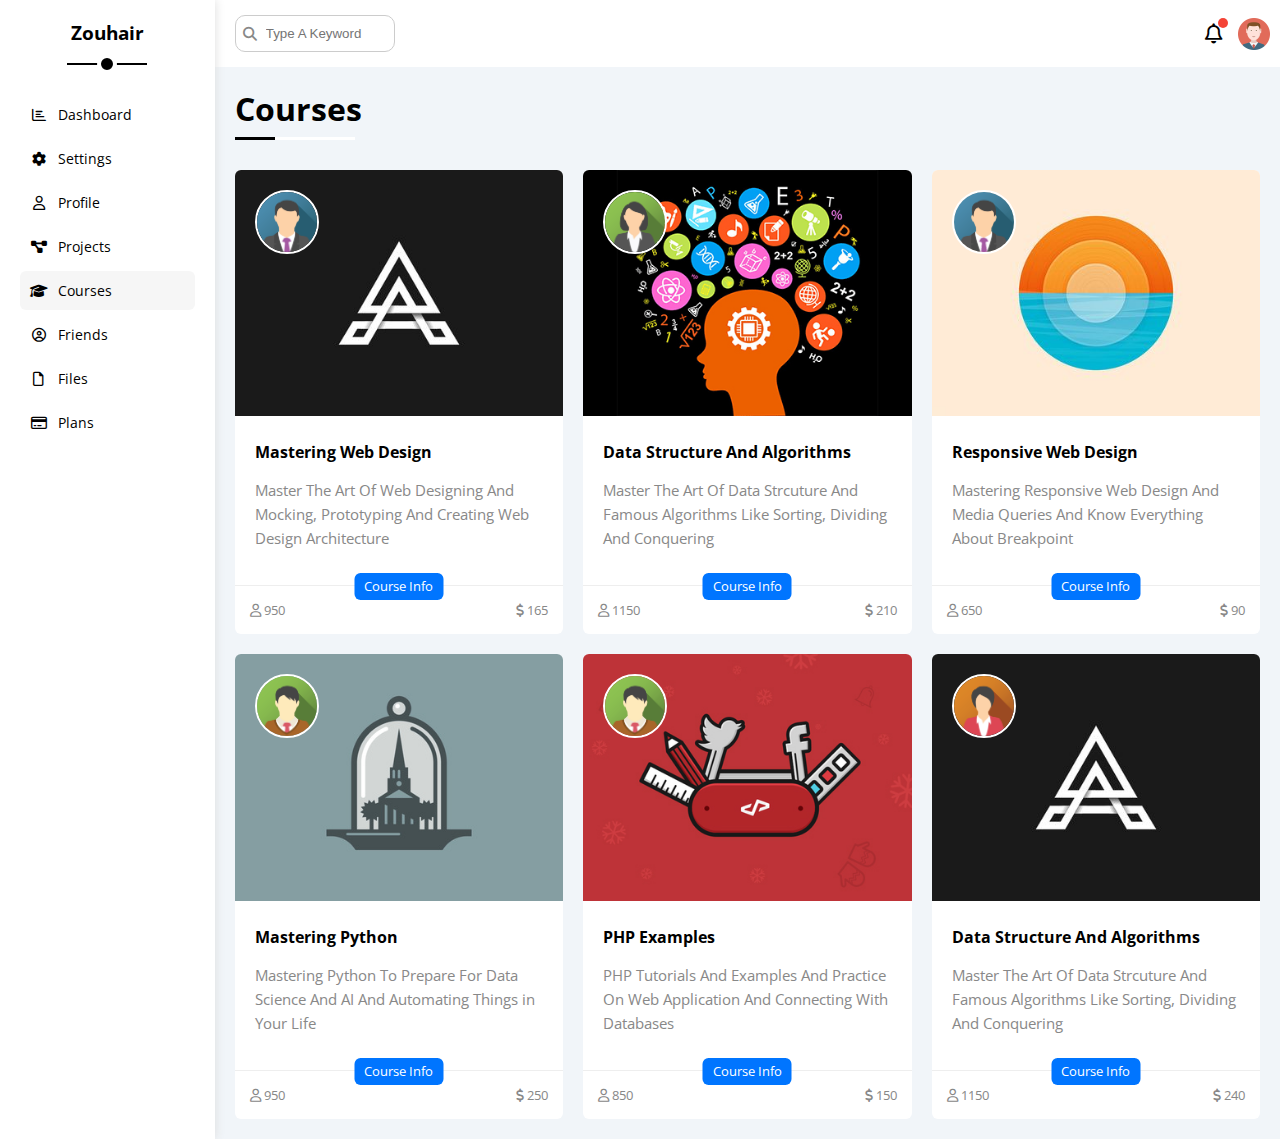
<file: courses.html>
<!DOCTYPE html>
<html lang="en">
  <head>
    <meta charset="UTF-8" />
    <meta name="viewport" content="width=device-width, initial-scale=1.0" />
    <title>Courses</title>
    <link rel="stylesheet" href="css/all.min.css" />
    <link rel="stylesheet" href="css/framework.css" />
    <link rel="stylesheet" href="css/style.css" />
    <link rel="preconnect" href="https://fonts.googleapis.com" />
    <link rel="preconnect" href="https://fonts.gstatic.com" crossorigin />
    <link
      href="https://fonts.googleapis.com/css2?family=Open+Sans:wght@300;500&#038;display=swap"
      rel="stylesheet" />
  </head>
  <body>
    <div class="page d-flex">
      <div class="sidebar d-felx bg-white p-20 p-relative">
        <h3 class="p-relative txt-c mt-0">Zouhair</h3>
        <ul>
          <li>
            <a
              class="d-flex align-center mt fs-14 c-black rad-6 p-10"
              href="inedx.html">
              <i class="fa-regular fa-chart-bar fa-fw"></i>
              <span class="hide-mobile">Dashboard</span>
            </a>
          </li>
          <li>
            <a
              class="d-flex align-center fs-14 c-black rad-6 p-10"
              href="settings.html">
              <i class="fa-solid fa-gear fa-fw"></i>
              <span class="hide-mobile">Settings</span>
            </a>
          </li>
          <li>
            <a
              class="d-flex align-center fs-14 c-black rad-6 p-10"
              href="profile.html">
              <i class="fa-regular fa-user fa-fw"></i>
              <span class="hide-mobile">Profile</span>
            </a>
          </li>
          <li>
            <a
              class="d-flex align-center fs-14 c-black rad-6 p-10"
              href="projects.html">
              <i class="fa-solid fa-diagram-project fa-fw"></i>
              <span class="hide-mobile">Projects</span>
            </a>
          </li>
          <li>
            <a
              class="active d-flex align-center fs-14 c-black rad-6 p-10"
              href="courses.html">
              <i class="fa-solid fa-graduation-cap fa-fw"></i>
              <span class="hide-mobile">Courses</span>
            </a>
          </li>
          <li>
            <a
              class="d-flex align-center fs-14 c-black rad-6 p-10"
              href="friends.html">
              <i class="fa-regular fa-circle-user fa-fw"></i>
              <span class="hide-mobile">Friends</span>
            </a>
          </li>
          <li>
            <a
              class="d-flex align-center fs-14 c-black rad-6 p-10"
              href="files.html">
              <i class="fa-regular fa-file fa-fw"></i>
              <span class="hide-mobile">Files</span>
            </a>
          </li>
          <li>
            <a
              class="d-flex align-center fs-14 c-black rad-6 p-10"
              href="plans.html">
              <i class="fa-regular fa-credit-card fa-fw"></i>
              <span class="hide-mobile">Plans</span>
            </a>
          </li>
        </ul>
      </div>
      <div class="content w-full">
        <!-- Start Head  -->
        <div class="head bg-white p-10 between-flex">
          <div class="search p-relative p-5 rad-6">
            <input
              class="b-1s-ccc rad-10 p-10"
              type="text"
              placeholder="Type A Keyword" />
          </div>
          <div class="icons d-flex align-center">
            <span class="notification p-relative">
              <i class="fa-regular fa-bell fa-lg"></i>
            </span>
            <img src="images.css/avatar.png" alt="" />
          </div>
        </div>
        <!-- End Head  -->
        <h1 class="main-title p-relative">Courses</h1>
        <div class="courses-page m-20 d-grid gap-20">
          <div class="course p-relative bg-white mt-0 rad-6">
            <img class="cover" src="images.css/courses/course-01.jpg" alt="" />
            <img
              class="instructure p-absolute rad-half"
              src="images.css/projects/team-01.png"
              alt="" />
            <div class="p-20 bb-1sg-eee">
              <h4 class="m-0">Mastering Web Design</h4>
              <p class="description mt-15 c-grey fs-15">
                Master The Art Of Web Designing And Mocking, Prototyping And
                Creating Web Design Architecture
              </p>
            </div>
            <div class="info p-15 between-flex p-relative">
              <span class="title bg-blue btn-shape c-white fs-13 p-absolute"
                >Course Info</span
              >
              <span class="c-grey fs-13">
                <i class="fa-regular fa-user"></i>
                950
              </span>
              <span class="c-grey fs-13">
                <i class="fa-solid fa-dollar-sign"></i>
                165
              </span>
            </div>
          </div>
          <div class="course p-relative bg-white mt-0 rad-6">
            <img class="cover" src="images.css/courses/course-02.jpg" alt="" />
            <img
              class="instructure p-absolute rad-half"
              src="images.css/projects/team-02.png"
              alt="" />
            <div class="p-20 bb-1sg-eee">
              <h4 class="m-0">Data Structure And Algorithms</h4>
              <p class="description mt-15 c-grey fs-15">
                Master The Art Of Data Strcuture And Famous Algorithms Like
                Sorting, Dividing And Conquering
              </p>
            </div>
            <div class="info p-15 between-flex p-relative">
              <span class="title bg-blue btn-shape c-white fs-13 p-absolute"
                >Course Info</span
              >
              <span class="c-grey fs-13">
                <i class="fa-regular fa-user"></i>
                1150
              </span>
              <span class="c-grey fs-13">
                <i class="fa-solid fa-dollar-sign"></i>
                210
              </span>
            </div>
          </div>
          <div class="course p-relative bg-white mt-0 rad-6">
            <img class="cover" src="images.css/courses/course-03.jpg" alt="" />
            <img
              class="instructure p-absolute rad-half"
              src="images.css/projects/team-01.png"
              alt="" />
            <div class="p-20 bb-1sg-eee">
              <h4 class="m-0">Responsive Web Design</h4>
              <p class="description mt-15 c-grey fs-15">
                Mastering Responsive Web Design And Media Queries And Know
                Everything About Breakpoint
              </p>
            </div>
            <div class="info p-15 between-flex p-relative">
              <span class="title bg-blue btn-shape c-white fs-13 p-absolute"
                >Course Info</span
              >
              <span class="c-grey fs-13">
                <i class="fa-regular fa-user"></i>
                650
              </span>
              <span class="c-grey fs-13">
                <i class="fa-solid fa-dollar-sign"></i>
                90
              </span>
            </div>
          </div>
          <div class="course p-relative bg-white mt-0 rad-6">
            <img class="cover" src="images.css/courses/course-04.jpg" alt="" />
            <img
              class="instructure p-absolute rad-half"
              src="images.css/projects/team-03.png"
              alt="" />
            <div class="p-20 bb-1sg-eee">
              <h4 class="m-0">Mastering Python</h4>
              <p class="description mt-15 c-grey fs-15">
                Mastering Python To Prepare For Data Science And AI And
                Automating Things in Your Life
              </p>
            </div>
            <div class="info p-15 between-flex p-relative">
              <span class="title bg-blue btn-shape c-white fs-13 p-absolute"
                >Course Info</span
              >
              <span class="c-grey fs-13">
                <i class="fa-regular fa-user"></i>
                950
              </span>
              <span class="c-grey fs-13">
                <i class="fa-solid fa-dollar-sign"></i>
                250
              </span>
            </div>
          </div>
          <div class="course p-relative bg-white mt-0 rad-6">
            <img class="cover" src="images.css/courses/course-05.jpg" alt="" />
            <img
              class="instructure p-absolute rad-half"
              src="images.css/projects/team-03.png"
              alt="" />
            <div class="p-20 bb-1sg-eee">
              <h4 class="m-0">PHP Examples</h4>
              <p class="description mt-15 c-grey fs-15">
                PHP Tutorials And Examples And Practice On Web Application And
                Connecting With Databases
              </p>
            </div>
            <div class="info p-15 between-flex p-relative">
              <span class="title bg-blue btn-shape c-white fs-13 p-absolute"
                >Course Info</span
              >
              <span class="c-grey fs-13">
                <i class="fa-regular fa-user"></i>
                850
              </span>
              <span class="c-grey fs-13">
                <i class="fa-solid fa-dollar-sign"></i>
                150
              </span>
            </div>
          </div>
          <div class="course p-relative bg-white mt-0 rad-6">
            <img class="cover" src="images.css/courses/course-01.jpg" alt="" />
            <img
              class="instructure p-absolute rad-half"
              src="images.css/projects/team-05.png"
              alt="" />
            <div class="p-20 bb-1sg-eee">
              <h4 class="m-0">Data Structure And Algorithms</h4>
              <p class="description mt-15 c-grey fs-15">
                Master The Art Of Data Strcuture And Famous Algorithms Like
                Sorting, Dividing And Conquering
              </p>
            </div>
            <div class="info p-15 between-flex p-relative">
              <span class="title bg-blue btn-shape c-white fs-13 p-absolute"
                >Course Info</span
              >
              <span class="c-grey fs-13">
                <i class="fa-regular fa-user"></i>
                1150
              </span>
              <span class="c-grey fs-13">
                <i class="fa-solid fa-dollar-sign"></i>
                240
              </span>
            </div>
          </div>
        </div>
      </div>
    </div>
  </body>
</html>
</file>
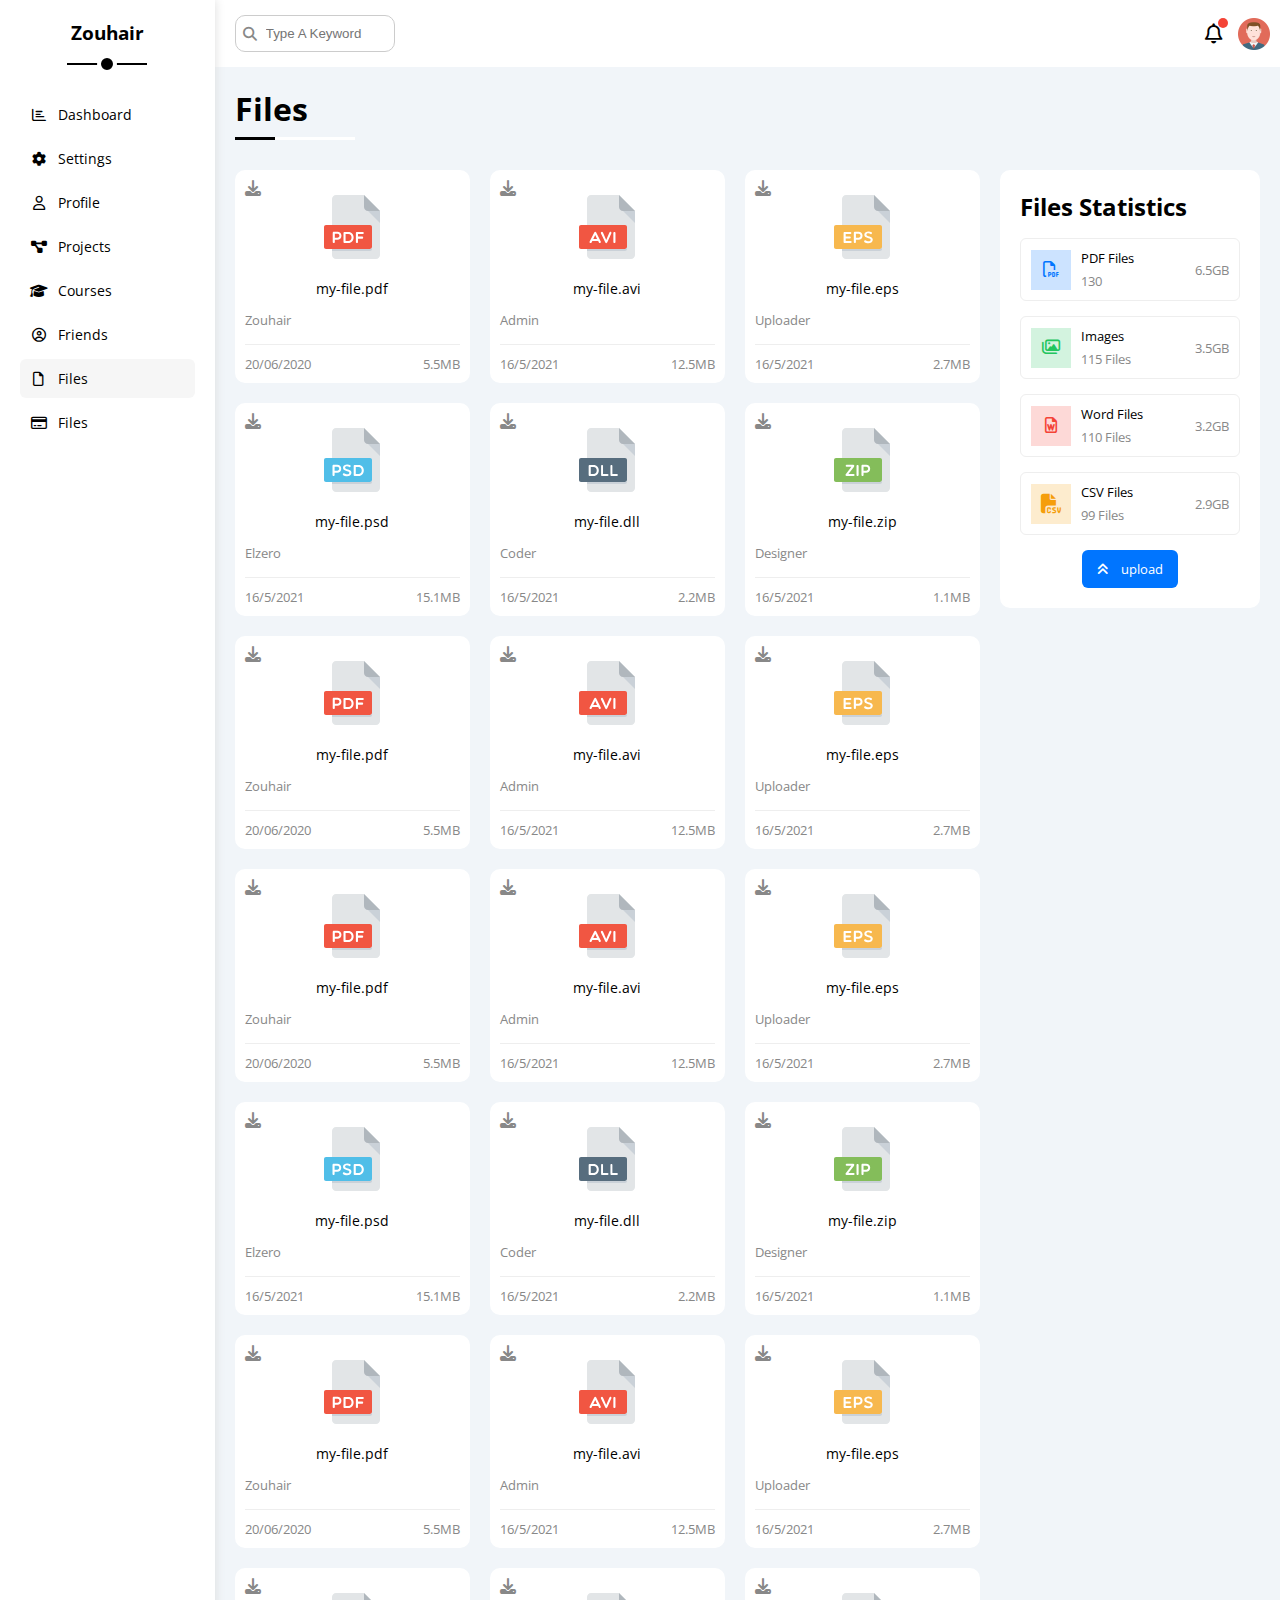
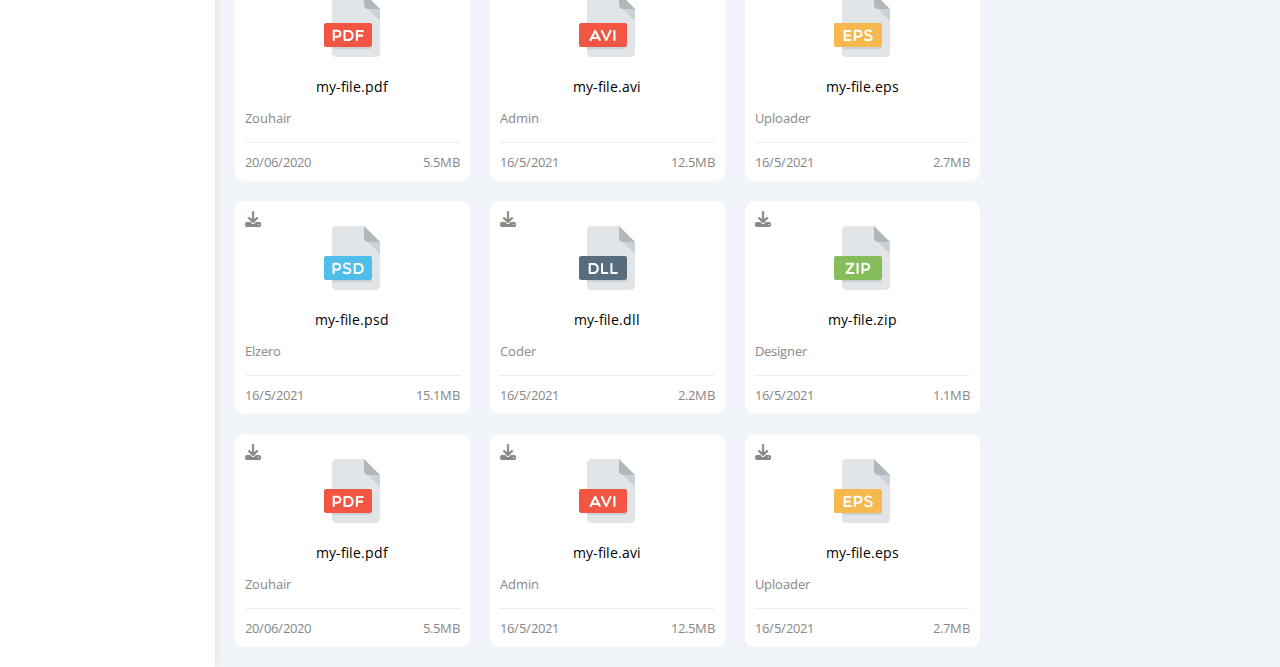
<file: Files.html>
<!DOCTYPE html>
<html lang="en">
  <head>
    <meta charset="UTF-8" />
    <meta name="viewport" content="width=device-width, initial-scale=1.0" />
    <title>files</title>
    <link rel="stylesheet" href="css/all.min.css" />
    <link rel="stylesheet" href="css/framework.css" />
    <link rel="stylesheet" href="css/style.css" />
    <link rel="preconnect" href="https://fonts.googleapis.com" />
    <link rel="preconnect" href="https://fonts.gstatic.com" crossorigin />
    <link
      href="https://fonts.googleapis.com/css2?family=Open+Sans:wght@300;500&#038;display=swap"
      rel="stylesheet" />
  </head>
  <body>
    <div class="page d-flex">
      <div class="sidebar d-felx bg-white p-20 p-relative">
        <h3 class="p-relative txt-c mt-0">Zouhair</h3>
        <ul>
          <li>
            <a
              class="d-flex align-center mt fs-14 c-black rad-6 p-10"
              href="inedx.html">
              <i class="fa-regular fa-chart-bar fa-fw"></i>
              <span class="hide-mobile">Dashboard</span>
            </a>
          </li>
          <li>
            <a
              class="d-flex align-center fs-14 c-black rad-6 p-10"
              href="settings.html">
              <i class="fa-solid fa-gear fa-fw"></i>
              <span class="hide-mobile">Settings</span>
            </a>
          </li>
          <li>
            <a
              class="d-flex align-center fs-14 c-black rad-6 p-10"
              href="profile.html">
              <i class="fa-regular fa-user fa-fw"></i>
              <span class="hide-mobile">Profile</span>
            </a>
          </li>
          <li>
            <a
              class="d-flex align-center fs-14 c-black rad-6 p-10"
              href="projects.html">
              <i class="fa-solid fa-diagram-project fa-fw"></i>
              <span class="hide-mobile">Projects</span>
            </a>
          </li>
          <li>
            <a
              class="d-flex align-center fs-14 c-black rad-6 p-10"
              href="courses.html">
              <i class="fa-solid fa-graduation-cap fa-fw"></i>
              <span class="hide-mobile">Courses</span>
            </a>
          </li>
          <li>
            <a
              class="d-flex align-center fs-14 c-black rad-6 p-10"
              href="friends.html">
              <i class="fa-regular fa-circle-user fa-fw"></i>
              <span class="hide-mobile">Friends</span>
            </a>
          </li>
          <li>
            <a
              class="active d-flex align-center fs-14 c-black rad-6 p-10"
              href="files.html">
              <i class="fa-regular fa-file fa-fw"></i>
              <span class="hide-mobile">Files</span>
            </a>
          </li>
          <li>
            <a
              class="d-flex align-center fs-14 c-black rad-6 p-10"
              href="plans.html">
              <i class="fa-regular fa-credit-card fa-fw"></i>
              <span class="hide-mobile">Files</span>
            </a>
          </li>
        </ul>
      </div>
      <div class="content w-full">
        <!-- Start Head  -->
        <div class="head bg-white p-10 between-flex">
          <div class="search p-relative p-5 rad-6">
            <input
              class="b-1s-ccc rad-10 p-10"
              type="text"
              placeholder="Type A Keyword" />
          </div>
          <div class="icons d-flex align-center">
            <span class="notification p-relative">
              <i class="fa-regular fa-bell fa-lg"></i>
            </span>
            <img src="images.css/avatar.png" alt="" />
          </div>
        </div>
        <!-- End Head  -->
        <h1 class="main-title p-relative">Files</h1>
        <div class="files-page m-20 d-flex gap-20">
          <div class="files-states bg-white p-20 rad-10">
            <h2 class="m-0 mb-15 text-c-mobile">Files Statistics</h2>
            <div class="p-10 d-flex align-center b-1s-eee rad-6 mb-15 fs-13">
              <i
                class="fa-regular fa-file-pdf fa-lg icon mr-10 c-blue blue p-10 center-flex"></i>
              <div class="fs-13">
                <p class="m-0 mb-5">PDF Files</p>
                <span class="c-grey">130</span>
              </div>
              <span class="c-grey fs-13">6.5GB</span>
            </div>
            <div class="p-10 d-flex align-center b-1s-eee rad-6 mb-15 fs-13">
              <i
                class="fa-regular fa-images fa-lg icon green mr-10 c-green p-10 center-flex"></i>
              <div class="fs-13">
                <p class="m-0 mb-5">Images</p>
                <span class="c-grey">115 Files</span>
              </div>
              <span class="c-grey fs-13">3.5GB</span>
            </div>
            <div class="p-10 d-flex align-center b-1s-eee rad-6 mb-15 fs-13">
              <i
                class="fa-regular fa-file-word fa-lg icon red center-flex mr-10 c-red p-10"></i>
              <div class="fs-13">
                <p class="m-0 mb-5">Word Files</p>
                <span class="c-grey">110 Files</span>
              </div>
              <span class="c-grey fs-13">3.2GB</span>
            </div>
            <div class="p-10 d-flex align-center b-1s-eee rad-6">
              <i
                class="fa-solid fa-file-csv fa-lg icon orange center-flex c-orange mr-10 p-10"></i>
              <div class="fs-13">
                <p class="m-0 mb-5">CSV Files</p>
                <span class="c-grey">99 Files</span>
              </div>
              <span class="c-grey fs-13">2.9GB</span>
            </div>
            <a class="c-white bg-blue fs-13 d-block w-fit rad-6" href="#">
              <i class="fa-solid fa-angles-up mr-10 up"></i>
              upload
            </a>
          </div>
          <div class="files-content d-grid gap-20">
            <div class="file bg-white rad-10 p-10 p-relative">
              <i class="down fa-solid fa-download p-absolute c-grey"></i>
              <div class="icon txt-c">
                <img
                  class="mt-15 mb-15"
                  src="images.css/uploads/pdf.svg"
                  alt="" />
              </div>
              <div class="txt-c mb-10 fs-14">my-file.pdf</div>
              <p class="c-grey fs-13 mb-10 pb-15 bb-1sg-eee">Zouhair</p>
              <div class="info between-flex fs-13">
                <span class="c-grey">20/06/2020</span>
                <span class="c-grey">5.5MB</span>
              </div>
            </div>
            <div class="file bg-white rad-10 p-10 p-relative">
              <i class="down fa-solid fa-download p-absolute c-grey"></i>
              <div class="icon txt-c">
                <img
                  class="mt-15 mb-15"
                  src="images.css/uploads/avi.svg"
                  alt="" />
              </div>
              <div class="txt-c mb-10 fs-14">my-file.avi</div>
              <p class="c-grey fs-13 mb-10 pb-15 bb-1sg-eee">Admin</p>
              <div class="info between-flex fs-13">
                <span class="c-grey">16/5/2021</span>
                <span class="c-grey">12.5MB</span>
              </div>
            </div>
            <div class="file bg-white rad-10 p-10 p-relative">
              <i class="down fa-solid fa-download p-absolute c-grey"></i>
              <div class="icon txt-c">
                <img
                  class="mt-15 mb-15"
                  src="images.css/uploads/eps.svg"
                  alt="" />
              </div>
              <div class="txt-c mb-10 fs-14">my-file.eps</div>
              <p class="c-grey fs-13 mb-10 pb-15 bb-1sg-eee">Uploader</p>
              <div class="info between-flex fs-13">
                <span class="c-grey">16/5/2021</span>
                <span class="c-grey">2.7MB</span>
              </div>
            </div>
            <div class="file bg-white rad-10 p-10 p-relative">
              <i class="down fa-solid fa-download p-absolute c-grey"></i>
              <div class="icon txt-c">
                <img
                  class="mt-15 mb-15"
                  src="images.css/uploads/psd.svg"
                  alt="" />
              </div>
              <div class="txt-c mb-10 fs-14">my-file.psd</div>
              <p class="c-grey fs-13 mb-10 pb-15 bb-1sg-eee">Elzero</p>
              <div class="info between-flex fs-13">
                <span class="c-grey">16/5/2021</span>
                <span class="c-grey">15.1MB</span>
              </div>
            </div>
            <div class="file bg-white rad-10 p-10 p-relative">
              <i class="down fa-solid fa-download p-absolute c-grey"></i>
              <div class="icon txt-c">
                <img
                  class="mt-15 mb-15"
                  src="images.css/uploads/dll.svg"
                  alt="" />
              </div>
              <div class="txt-c mb-10 fs-14">my-file.dll</div>
              <p class="c-grey fs-13 mb-10 pb-15 bb-1sg-eee">Coder</p>
              <div class="info between-flex fs-13">
                <span class="c-grey">16/5/2021</span>
                <span class="c-grey">2.2MB</span>
              </div>
            </div>
            <div class="file bg-white rad-10 p-10 p-relative">
              <i class="down fa-solid fa-download p-absolute c-grey"></i>
              <div class="icon txt-c">
                <img
                  class="mt-15 mb-15"
                  src="images.css/uploads/zip.svg"
                  alt="" />
              </div>
              <div class="txt-c mb-10 fs-14">my-file.zip</div>
              <p class="c-grey fs-13 mb-10 pb-15 bb-1sg-eee">Designer</p>
              <div class="info between-flex fs-13">
                <span class="c-grey">16/5/2021</span>
                <span class="c-grey">1.1MB</span>
              </div>
            </div>
            <div class="file bg-white rad-10 p-10 p-relative">
              <i class="down fa-solid fa-download p-absolute c-grey"></i>
              <div class="icon txt-c">
                <img
                  class="mt-15 mb-15"
                  src="images.css/uploads/pdf.svg"
                  alt="" />
              </div>
              <div class="txt-c mb-10 fs-14">my-file.pdf</div>
              <p class="c-grey fs-13 mb-10 pb-15 bb-1sg-eee">Zouhair</p>
              <div class="info between-flex fs-13">
                <span class="c-grey">20/06/2020</span>
                <span class="c-grey">5.5MB</span>
              </div>
            </div>
            <div class="file bg-white rad-10 p-10 p-relative">
              <i class="down fa-solid fa-download p-absolute c-grey"></i>
              <div class="icon txt-c">
                <img
                  class="mt-15 mb-15"
                  src="images.css/uploads/avi.svg"
                  alt="" />
              </div>
              <div class="txt-c mb-10 fs-14">my-file.avi</div>
              <p class="c-grey fs-13 mb-10 pb-15 bb-1sg-eee">Admin</p>
              <div class="info between-flex fs-13">
                <span class="c-grey">16/5/2021</span>
                <span class="c-grey">12.5MB</span>
              </div>
            </div>
            <div class="file bg-white rad-10 p-10 p-relative">
              <i class="down fa-solid fa-download p-absolute c-grey"></i>
              <div class="icon txt-c">
                <img
                  class="mt-15 mb-15"
                  src="images.css/uploads/eps.svg"
                  alt="" />
              </div>
              <div class="txt-c mb-10 fs-14">my-file.eps</div>
              <p class="c-grey fs-13 mb-10 pb-15 bb-1sg-eee">Uploader</p>
              <div class="info between-flex fs-13">
                <span class="c-grey">16/5/2021</span>
                <span class="c-grey">2.7MB</span>
              </div>
            </div>
            <div class="file bg-white rad-10 p-10 p-relative">
              <i class="down fa-solid fa-download p-absolute c-grey"></i>
              <div class="icon txt-c">
                <img
                  class="mt-15 mb-15"
                  src="images.css/uploads/pdf.svg"
                  alt="" />
              </div>
              <div class="txt-c mb-10 fs-14">my-file.pdf</div>
              <p class="c-grey fs-13 mb-10 pb-15 bb-1sg-eee">Zouhair</p>
              <div class="info between-flex fs-13">
                <span class="c-grey">20/06/2020</span>
                <span class="c-grey">5.5MB</span>
              </div>
            </div>
            <div class="file bg-white rad-10 p-10 p-relative">
              <i class="down fa-solid fa-download p-absolute c-grey"></i>
              <div class="icon txt-c">
                <img
                  class="mt-15 mb-15"
                  src="images.css/uploads/avi.svg"
                  alt="" />
              </div>
              <div class="txt-c mb-10 fs-14">my-file.avi</div>
              <p class="c-grey fs-13 mb-10 pb-15 bb-1sg-eee">Admin</p>
              <div class="info between-flex fs-13">
                <span class="c-grey">16/5/2021</span>
                <span class="c-grey">12.5MB</span>
              </div>
            </div>
            <div class="file bg-white rad-10 p-10 p-relative">
              <i class="down fa-solid fa-download p-absolute c-grey"></i>
              <div class="icon txt-c">
                <img
                  class="mt-15 mb-15"
                  src="images.css/uploads/eps.svg"
                  alt="" />
              </div>
              <div class="txt-c mb-10 fs-14">my-file.eps</div>
              <p class="c-grey fs-13 mb-10 pb-15 bb-1sg-eee">Uploader</p>
              <div class="info between-flex fs-13">
                <span class="c-grey">16/5/2021</span>
                <span class="c-grey">2.7MB</span>
              </div>
            </div>
            <div class="file bg-white rad-10 p-10 p-relative">
              <i class="down fa-solid fa-download p-absolute c-grey"></i>
              <div class="icon txt-c">
                <img
                  class="mt-15 mb-15"
                  src="images.css/uploads/psd.svg"
                  alt="" />
              </div>
              <div class="txt-c mb-10 fs-14">my-file.psd</div>
              <p class="c-grey fs-13 mb-10 pb-15 bb-1sg-eee">Elzero</p>
              <div class="info between-flex fs-13">
                <span class="c-grey">16/5/2021</span>
                <span class="c-grey">15.1MB</span>
              </div>
            </div>
            <div class="file bg-white rad-10 p-10 p-relative">
              <i class="down fa-solid fa-download p-absolute c-grey"></i>
              <div class="icon txt-c">
                <img
                  class="mt-15 mb-15"
                  src="images.css/uploads/dll.svg"
                  alt="" />
              </div>
              <div class="txt-c mb-10 fs-14">my-file.dll</div>
              <p class="c-grey fs-13 mb-10 pb-15 bb-1sg-eee">Coder</p>
              <div class="info between-flex fs-13">
                <span class="c-grey">16/5/2021</span>
                <span class="c-grey">2.2MB</span>
              </div>
            </div>
            <div class="file bg-white rad-10 p-10 p-relative">
              <i class="down fa-solid fa-download p-absolute c-grey"></i>
              <div class="icon txt-c">
                <img
                  class="mt-15 mb-15"
                  src="images.css/uploads/zip.svg"
                  alt="" />
              </div>
              <div class="txt-c mb-10 fs-14">my-file.zip</div>
              <p class="c-grey fs-13 mb-10 pb-15 bb-1sg-eee">Designer</p>
              <div class="info between-flex fs-13">
                <span class="c-grey">16/5/2021</span>
                <span class="c-grey">1.1MB</span>
              </div>
            </div>
            <div class="file bg-white rad-10 p-10 p-relative">
              <i class="down fa-solid fa-download p-absolute c-grey"></i>
              <div class="icon txt-c">
                <img
                  class="mt-15 mb-15"
                  src="images.css/uploads/pdf.svg"
                  alt="" />
              </div>
              <div class="txt-c mb-10 fs-14">my-file.pdf</div>
              <p class="c-grey fs-13 mb-10 pb-15 bb-1sg-eee">Zouhair</p>
              <div class="info between-flex fs-13">
                <span class="c-grey">20/06/2020</span>
                <span class="c-grey">5.5MB</span>
              </div>
            </div>
            <div class="file bg-white rad-10 p-10 p-relative">
              <i class="down fa-solid fa-download p-absolute c-grey"></i>
              <div class="icon txt-c">
                <img
                  class="mt-15 mb-15"
                  src="images.css/uploads/avi.svg"
                  alt="" />
              </div>
              <div class="txt-c mb-10 fs-14">my-file.avi</div>
              <p class="c-grey fs-13 mb-10 pb-15 bb-1sg-eee">Admin</p>
              <div class="info between-flex fs-13">
                <span class="c-grey">16/5/2021</span>
                <span class="c-grey">12.5MB</span>
              </div>
            </div>
            <div class="file bg-white rad-10 p-10 p-relative">
              <i class="down fa-solid fa-download p-absolute c-grey"></i>
              <div class="icon txt-c">
                <img
                  class="mt-15 mb-15"
                  src="images.css/uploads/eps.svg"
                  alt="" />
              </div>
              <div class="txt-c mb-10 fs-14">my-file.eps</div>
              <p class="c-grey fs-13 mb-10 pb-15 bb-1sg-eee">Uploader</p>
              <div class="info between-flex fs-13">
                <span class="c-grey">16/5/2021</span>
                <span class="c-grey">2.7MB</span>
              </div>
            </div>
            <div class="file bg-white rad-10 p-10 p-relative">
              <i class="down fa-solid fa-download p-absolute c-grey"></i>
              <div class="icon txt-c">
                <img
                  class="mt-15 mb-15"
                  src="images.css/uploads/pdf.svg"
                  alt="" />
              </div>
              <div class="txt-c mb-10 fs-14">my-file.pdf</div>
              <p class="c-grey fs-13 mb-10 pb-15 bb-1sg-eee">Zouhair</p>
              <div class="info between-flex fs-13">
                <span class="c-grey">20/06/2020</span>
                <span class="c-grey">5.5MB</span>
              </div>
            </div>
            <div class="file bg-white rad-10 p-10 p-relative">
              <i class="down fa-solid fa-download p-absolute c-grey"></i>
              <div class="icon txt-c">
                <img
                  class="mt-15 mb-15"
                  src="images.css/uploads/avi.svg"
                  alt="" />
              </div>
              <div class="txt-c mb-10 fs-14">my-file.avi</div>
              <p class="c-grey fs-13 mb-10 pb-15 bb-1sg-eee">Admin</p>
              <div class="info between-flex fs-13">
                <span class="c-grey">16/5/2021</span>
                <span class="c-grey">12.5MB</span>
              </div>
            </div>
            <div class="file bg-white rad-10 p-10 p-relative">
              <i class="down fa-solid fa-download p-absolute c-grey"></i>
              <div class="icon txt-c">
                <img
                  class="mt-15 mb-15"
                  src="images.css/uploads/eps.svg"
                  alt="" />
              </div>
              <div class="txt-c mb-10 fs-14">my-file.eps</div>
              <p class="c-grey fs-13 mb-10 pb-15 bb-1sg-eee">Uploader</p>
              <div class="info between-flex fs-13">
                <span class="c-grey">16/5/2021</span>
                <span class="c-grey">2.7MB</span>
              </div>
            </div>
            <div class="file bg-white rad-10 p-10 p-relative">
              <i class="down fa-solid fa-download p-absolute c-grey"></i>
              <div class="icon txt-c">
                <img
                  class="mt-15 mb-15"
                  src="images.css/uploads/psd.svg"
                  alt="" />
              </div>
              <div class="txt-c mb-10 fs-14">my-file.psd</div>
              <p class="c-grey fs-13 mb-10 pb-15 bb-1sg-eee">Elzero</p>
              <div class="info between-flex fs-13">
                <span class="c-grey">16/5/2021</span>
                <span class="c-grey">15.1MB</span>
              </div>
            </div>
            <div class="file bg-white rad-10 p-10 p-relative">
              <i class="down fa-solid fa-download p-absolute c-grey"></i>
              <div class="icon txt-c">
                <img
                  class="mt-15 mb-15"
                  src="images.css/uploads/dll.svg"
                  alt="" />
              </div>
              <div class="txt-c mb-10 fs-14">my-file.dll</div>
              <p class="c-grey fs-13 mb-10 pb-15 bb-1sg-eee">Coder</p>
              <div class="info between-flex fs-13">
                <span class="c-grey">16/5/2021</span>
                <span class="c-grey">2.2MB</span>
              </div>
            </div>
            <div class="file bg-white rad-10 p-10 p-relative">
              <i class="down fa-solid fa-download p-absolute c-grey"></i>
              <div class="icon txt-c">
                <img
                  class="mt-15 mb-15"
                  src="images.css/uploads/zip.svg"
                  alt="" />
              </div>
              <div class="txt-c mb-10 fs-14">my-file.zip</div>
              <p class="c-grey fs-13 mb-10 pb-15 bb-1sg-eee">Designer</p>
              <div class="info between-flex fs-13">
                <span class="c-grey">16/5/2021</span>
                <span class="c-grey">1.1MB</span>
              </div>
            </div>
            <div class="file bg-white rad-10 p-10 p-relative">
              <i class="down fa-solid fa-download p-absolute c-grey"></i>
              <div class="icon txt-c">
                <img
                  class="mt-15 mb-15"
                  src="images.css/uploads/pdf.svg"
                  alt="" />
              </div>
              <div class="txt-c mb-10 fs-14">my-file.pdf</div>
              <p class="c-grey fs-13 mb-10 pb-15 bb-1sg-eee">Zouhair</p>
              <div class="info between-flex fs-13">
                <span class="c-grey">20/06/2020</span>
                <span class="c-grey">5.5MB</span>
              </div>
            </div>
            <div class="file bg-white rad-10 p-10 p-relative">
              <i class="down fa-solid fa-download p-absolute c-grey"></i>
              <div class="icon txt-c">
                <img
                  class="mt-15 mb-15"
                  src="images.css/uploads/avi.svg"
                  alt="" />
              </div>
              <div class="txt-c mb-10 fs-14">my-file.avi</div>
              <p class="c-grey fs-13 mb-10 pb-15 bb-1sg-eee">Admin</p>
              <div class="info between-flex fs-13">
                <span class="c-grey">16/5/2021</span>
                <span class="c-grey">12.5MB</span>
              </div>
            </div>
            <div class="file bg-white rad-10 p-10 p-relative">
              <i class="down fa-solid fa-download p-absolute c-grey"></i>
              <div class="icon txt-c">
                <img
                  class="mt-15 mb-15"
                  src="images.css/uploads/eps.svg"
                  alt="" />
              </div>
              <div class="txt-c mb-10 fs-14">my-file.eps</div>
              <p class="c-grey fs-13 mb-10 pb-15 bb-1sg-eee">Uploader</p>
              <div class="info between-flex fs-13">
                <span class="c-grey">16/5/2021</span>
                <span class="c-grey">2.7MB</span>
              </div>
            </div>
          </div>
        </div>
      </div>
    </div>
  </body>
</html>
</file>
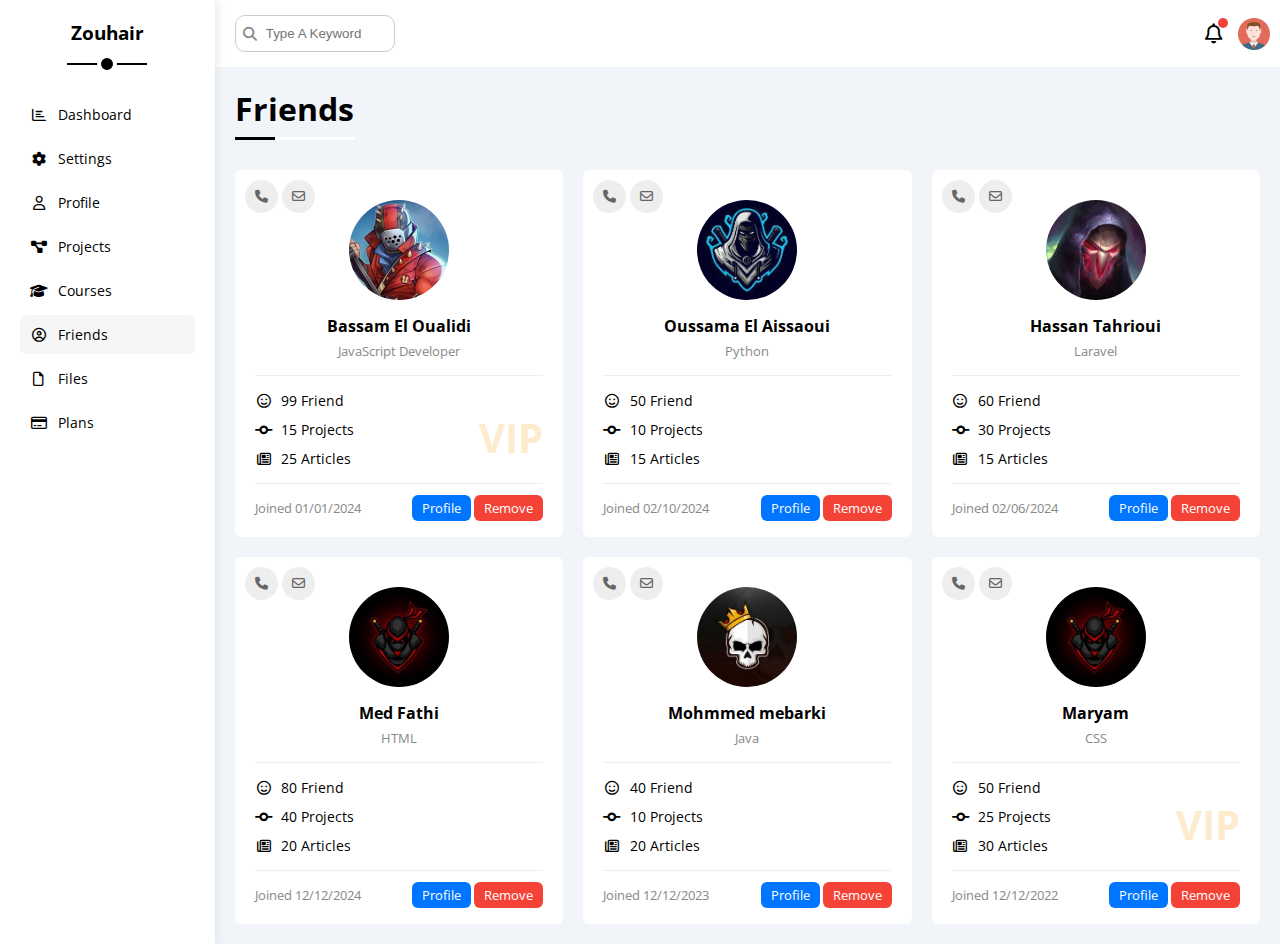
<file: friends.html>
<!DOCTYPE html>
<html lang="en">
  <head>
    <meta charset="UTF-8" />
    <meta name="viewport" content="width=device-width, initial-scale=1.0" />
    <title>Friends</title>
    <link rel="stylesheet" href="css/all.min.css" />
    <link rel="stylesheet" href="css/framework.css" />
    <link rel="stylesheet" href="css/style.css" />
    <link rel="preconnect" href="https://fonts.googleapis.com" />
    <link rel="preconnect" href="https://fonts.gstatic.com" crossorigin />
    <link
      href="https://fonts.googleapis.com/css2?family=Open+Sans:wght@300;500&#038;display=swap"
      rel="stylesheet" />
  </head>
  <body>
    <div class="page d-flex">
      <div class="sidebar d-felx bg-white p-20 p-relative">
        <h3 class="p-relative txt-c mt-0">Zouhair</h3>
        <ul>
          <li>
            <a
              class="d-flex align-center mt fs-14 c-black rad-6 p-10"
              href="inedx.html">
              <i class="fa-regular fa-chart-bar fa-fw"></i>
              <span class="hide-mobile">Dashboard</span>
            </a>
          </li>
          <li>
            <a
              class="d-flex align-center fs-14 c-black rad-6 p-10"
              href="settings.html">
              <i class="fa-solid fa-gear fa-fw"></i>
              <span class="hide-mobile">Settings</span>
            </a>
          </li>
          <li>
            <a
              class="d-flex align-center fs-14 c-black rad-6 p-10"
              href="profile.html">
              <i class="fa-regular fa-user fa-fw"></i>
              <span class="hide-mobile">Profile</span>
            </a>
          </li>
          <li>
            <a
              class="d-flex align-center fs-14 c-black rad-6 p-10"
              href="projects.html">
              <i class="fa-solid fa-diagram-project fa-fw"></i>
              <span class="hide-mobile">Projects</span>
            </a>
          </li>
          <li>
            <a
              class="d-flex align-center fs-14 c-black rad-6 p-10"
              href="courses.html">
              <i class="fa-solid fa-graduation-cap fa-fw"></i>
              <span class="hide-mobile">Courses</span>
            </a>
          </li>
          <li>
            <a
              class="active d-flex align-center fs-14 c-black rad-6 p-10"
              href="friends.html">
              <i class="fa-regular fa-circle-user fa-fw"></i>
              <span class="hide-mobile">Friends</span>
            </a>
          </li>
          <li>
            <a
              class="d-flex align-center fs-14 c-black rad-6 p-10"
              href="files.html">
              <i class="fa-regular fa-file fa-fw"></i>
              <span class="hide-mobile">Files</span>
            </a>
          </li>
          <li>
            <a
              class="d-flex align-center fs-14 c-black rad-6 p-10"
              href="plans.html">
              <i class="fa-regular fa-credit-card fa-fw"></i>
              <span class="hide-mobile">Plans</span>
            </a>
          </li>
        </ul>
      </div>
      <div class="content w-full">
        <!-- Start Head  -->
        <div class="head bg-white p-10 between-flex">
          <div class="search p-relative p-5 rad-6">
            <input
              class="b-1s-ccc rad-10 p-10"
              type="text"
              placeholder="Type A Keyword" />
          </div>
          <div class="icons d-flex align-center">
            <span class="notification p-relative">
              <i class="fa-regular fa-bell fa-lg"></i>
            </span>
            <img src="images.css/avatar.png" alt="" />
          </div>
        </div>
        <!-- End Head  -->
        <h1 class="main-title p-relative">Friends</h1>
        <div class="friends-page d-grid gap-20 m-20">
          <div class="friend bg-white p-20 rad-6 p-relative">
            <div class="contact p-absolute">
              <i class="fa-solid fa-phone"></i>
              <i class="fa-regular fa-envelope"></i>
            </div>
            <div class="txt-c mb-15 pb-15 bb-1sg-eee">
              <img
                class="w-100 h-100 rad-half mt-10 mb-10"
                src="images.css/friends/friend-01.jpg"
                alt="" />
              <h4 class="m-0">Bassam El Oualidi</h4>
              <p class="fs-13 c-grey mt-5 mb-0">JavaScript Developer</p>
            </div>
            <div class="icons fs-14 mb-15 pb-15 bb-1sg-eee p-relative">
              <div class="mb-10">
                <i class="fa-regular fa-face-smile fa-fw mr-5"></i>
                <span>99 Friend</span>
              </div>
              <div class="mb-10">
                <i class="fa-solid fa-code-commit fa-fw mr-5"></i>
                <span>15 Projects</span>
              </div>
              <div class="">
                <i class="fa-regular fa-newspaper fa-fw mr-5"></i>
                <span>25 Articles</span>
              </div>
              <span class="vip c-orange fw-bold p-absolute">VIP</span>
            </div>
            <div class="info between-flex fs-13">
              <span class="c-grey">Joined 01/01/2024</span>
              <div>
                <span class="bg-blue c-white btn-shape">Profile</span>
                <span class="bg-red c-white btn-shape">Remove</span>
              </div>
            </div>
          </div>
          <div class="friend p-20 bg-white rad-6 p-relative">
            <div class="contact p-absolute">
              <i class="fa-solid fa-phone"></i>
              <i class="fa-regular fa-envelope"></i>
            </div>
            <div class="txt-c mb-15 pb-15 bb-1sg-eee">
              <img
                class="w-100 h-100 rad-half mt-10 mb-10"
                src="images.css/friends/friend-02.jpg"
                alt="" />
              <h4 class="m-0">Oussama El Aissaoui</h4>
              <p class="fs-13 c-grey mt-5 mb-0">Python</p>
            </div>
            <div class="icons fs-14 mb-15 pb-15 bb-1sg-eee p-relative">
              <div class="mb-10">
                <i class="fa-regular fa-face-smile fa-fw mr-5"></i>
                <span>50 Friend</span>
              </div>
              <div class="mb-10">
                <i class="fa-solid fa-code-commit fa-fw mr-5"></i>
                <span>10 Projects</span>
              </div>
              <div class="">
                <i class="fa-regular fa-newspaper fa-fw mr-5"></i>
                <span>15 Articles</span>
              </div>
            </div>
            <div class="info between-flex fs-13">
              <span class="c-grey">Joined 02/10/2024</span>
              <div>
                <span class="bg-blue c-white btn-shape">Profile</span>
                <span class="bg-red c-white btn-shape">Remove</span>
              </div>
            </div>
          </div>
          <div class="friend p-20 bg-white rad-6 p-relative">
            <div class="contact p-absolute">
              <i class="fa-solid fa-phone"></i>
              <i class="fa-regular fa-envelope"></i>
            </div>
            <div class="txt-c mb-15 pb-15 bb-1sg-eee">
              <img
                class="w-100 h-100 rad-half mt-10 mb-10"
                src="images.css/friends/friend-03.jpg"
                alt="" />
              <h4 class="m-0">Hassan Tahrioui</h4>
              <p class="fs-13 c-grey mt-5 mb-0">Laravel</p>
            </div>
            <div class="icons fs-14 mb-15 pb-15 bb-1sg-eee p-relative">
              <div class="mb-10">
                <i class="fa-regular fa-face-smile fa-fw mr-5"></i>
                <span>60 Friend</span>
              </div>
              <div class="mb-10">
                <i class="fa-solid fa-code-commit fa-fw mr-5"></i>
                <span>30 Projects</span>
              </div>
              <div class="">
                <i class="fa-regular fa-newspaper fa-fw mr-5"></i>
                <span>15 Articles</span>
              </div>
            </div>
            <div class="info between-flex fs-13">
              <span class="c-grey">Joined 02/06/2024</span>
              <div>
                <span class="bg-blue c-white btn-shape">Profile</span>
                <span class="bg-red c-white btn-shape">Remove</span>
              </div>
            </div>
          </div>
          <div class="friend p-20 bg-white rad-6 p-relative">
            <div class="contact p-absolute">
              <i class="fa-solid fa-phone"></i>
              <i class="fa-regular fa-envelope"></i>
            </div>
            <div class="txt-c mb-15 pb-15 bb-1sg-eee">
              <img
                class="w-100 h-100 rad-half mt-10 mb-10"
                src="images.css/friends/friend-04.jpg"
                alt="" />
              <h4 class="m-0">Med Fathi</h4>
              <p class="fs-13 c-grey mt-5 mb-0">HTML</p>
            </div>
            <div class="icons fs-14 mb-15 pb-15 bb-1sg-eee p-relative">
              <div class="mb-10">
                <i class="fa-regular fa-face-smile fa-fw mr-5"></i>
                <span>80 Friend</span>
              </div>
              <div class="mb-10">
                <i class="fa-solid fa-code-commit fa-fw mr-5"></i>
                <span>40 Projects</span>
              </div>
              <div class="">
                <i class="fa-regular fa-newspaper fa-fw mr-5"></i>
                <span>20 Articles</span>
              </div>
            </div>
            <div class="info between-flex fs-13">
              <span class="c-grey">Joined 12/12/2024</span>
              <div>
                <span class="bg-blue c-white btn-shape">Profile</span>
                <span class="bg-red c-white btn-shape">Remove</span>
              </div>
            </div>
          </div>
          <div class="friend p-20 bg-white rad-6 p-relative">
            <div class="contact p-absolute">
              <i class="fa-solid fa-phone"></i>
              <i class="fa-regular fa-envelope"></i>
            </div>
            <div class="txt-c mb-15 pb-15 bb-1sg-eee">
              <img
                class="w-100 h-100 rad-half mt-10 mb-10"
                src="images.css/friends/friend-05.jpg"
                alt="" />
              <h4 class="m-0">Mohmmed mebarki</h4>
              <p class="fs-13 c-grey mt-5 mb-0">Java</p>
            </div>
            <div class="icons fs-14 mb-15 pb-15 bb-1sg-eee p-relative">
              <div class="mb-10">
                <i class="fa-regular fa-face-smile fa-fw mr-5"></i>
                <span>40 Friend</span>
              </div>
              <div class="mb-10">
                <i class="fa-solid fa-code-commit fa-fw mr-5"></i>
                <span>10 Projects</span>
              </div>
              <div class="">
                <i class="fa-regular fa-newspaper fa-fw mr-5"></i>
                <span>20 Articles</span>
              </div>
            </div>
            <div class="info between-flex fs-13">
              <span class="c-grey">Joined 12/12/2023</span>
              <div>
                <span class="bg-blue c-white btn-shape">Profile</span>
                <span class="bg-red c-white btn-shape">Remove</span>
              </div>
            </div>
          </div>
          <div class="friend p-20 bg-white rad-6 p-relative">
            <div class="contact p-absolute">
              <i class="fa-solid fa-phone"></i>
              <i class="fa-regular fa-envelope"></i>
            </div>
            <div class="txt-c mb-15 pb-15 bb-1sg-eee">
              <img
                class="w-100 h-100 rad-half mt-10 mb-10"
                src="images.css/friends/friend-04.jpg"
                alt="" />
              <h4 class="m-0">Maryam</h4>
              <p class="fs-13 c-grey mt-5 mb-0">CSS</p>
            </div>
            <div class="icons fs-14 mb-15 pb-15 bb-1sg-eee p-relative">
              <div class="mb-10">
                <i class="fa-regular fa-face-smile fa-fw mr-5"></i>
                <span>50 Friend</span>
              </div>
              <div class="mb-10">
                <i class="fa-solid fa-code-commit fa-fw mr-5"></i>
                <span>25 Projects</span>
              </div>
              <div class="">
                <i class="fa-regular fa-newspaper fa-fw mr-5"></i>
                <span>30 Articles</span>
              </div>
              <span class="vip c-orange fw-bold p-absolute">VIP</span>
            </div>
            <div class="info between-flex fs-13">
              <span class="c-grey">Joined 12/12/2022</span>
              <div>
                <span class="bg-blue c-white btn-shape">Profile</span>
                <span class="bg-red c-white btn-shape">Remove</span>
              </div>
            </div>
          </div>
        </div>
      </div>
    </div>
  </body>
</html>
</file>
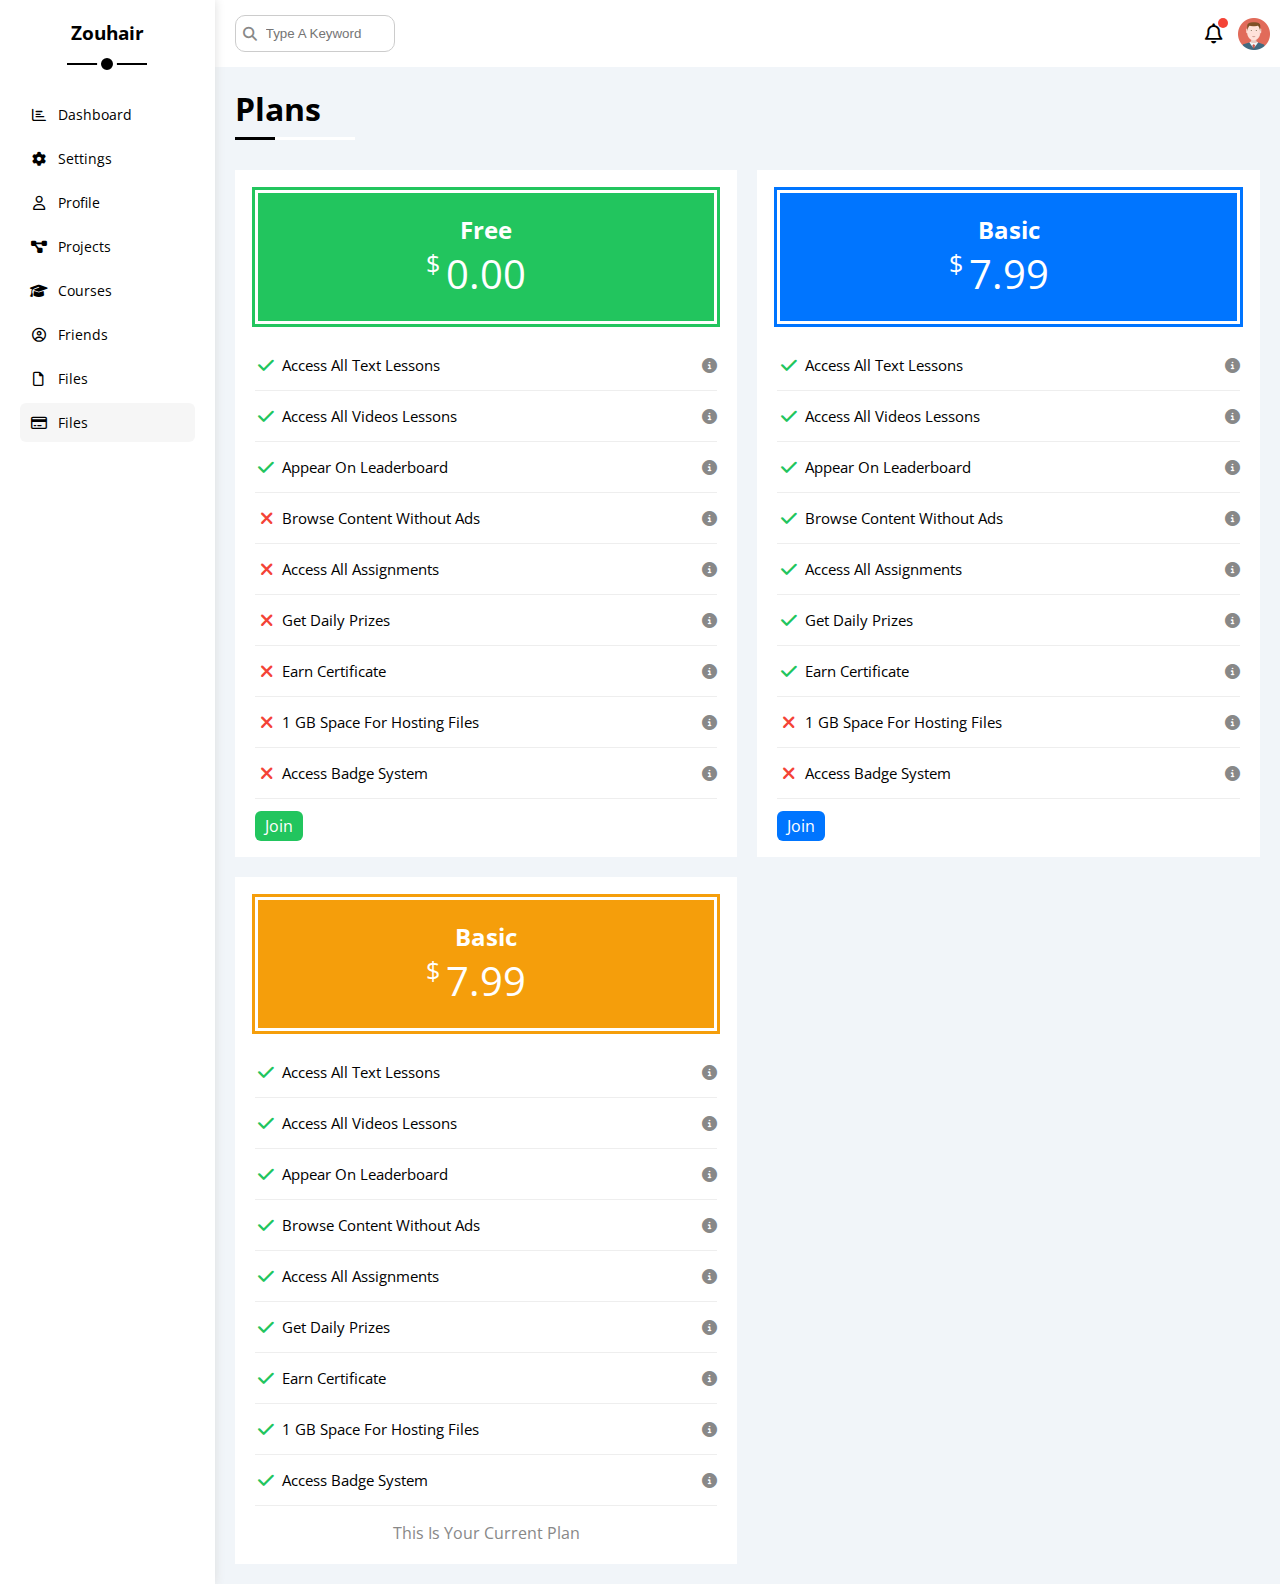
<file: plans.html>
<!DOCTYPE html>
<html lang="en">
  <head>
    <meta charset="UTF-8" />
    <meta name="viewport" content="width=device-width, initial-scale=1.0" />
    <title>plans</title>
    <link rel="stylesheet" href="css/all.min.css" />
    <link rel="stylesheet" href="css/framework.css" />
    <link rel="stylesheet" href="css/style.css" />
    <link rel="preconnect" href="https://fonts.googleapis.com" />
    <link rel="preconnect" href="https://fonts.gstatic.com" crossorigin />
    <link
      href="https://fonts.googleapis.com/css2?family=Open+Sans:wght@300;500&#038;display=swap"
      rel="stylesheet" />
  </head>
  <body>
    <div class="page d-flex">
      <div class="sidebar d-felx bg-white p-20 p-relative">
        <h3 class="p-relative txt-c mt-0">Zouhair</h3>
        <ul>
          <li>
            <a
              class="d-flex align-center mt fs-14 c-black rad-6 p-10"
              href="inedx.html">
              <i class="fa-regular fa-chart-bar fa-fw"></i>
              <span class="hide-mobile">Dashboard</span>
            </a>
          </li>
          <li>
            <a
              class="d-flex align-center fs-14 c-black rad-6 p-10"
              href="settings.html">
              <i class="fa-solid fa-gear fa-fw"></i>
              <span class="hide-mobile">Settings</span>
            </a>
          </li>
          <li>
            <a
              class="d-flex align-center fs-14 c-black rad-6 p-10"
              href="profile.html">
              <i class="fa-regular fa-user fa-fw"></i>
              <span class="hide-mobile">Profile</span>
            </a>
          </li>
          <li>
            <a
              class="d-flex align-center fs-14 c-black rad-6 p-10"
              href="projects.html">
              <i class="fa-solid fa-diagram-project fa-fw"></i>
              <span class="hide-mobile">Projects</span>
            </a>
          </li>
          <li>
            <a
              class="d-flex align-center fs-14 c-black rad-6 p-10"
              href="courses.html">
              <i class="fa-solid fa-graduation-cap fa-fw"></i>
              <span class="hide-mobile">Courses</span>
            </a>
          </li>
          <li>
            <a
              class="d-flex align-center fs-14 c-black rad-6 p-10"
              href="friends.html">
              <i class="fa-regular fa-circle-user fa-fw"></i>
              <span class="hide-mobile">Friends</span>
            </a>
          </li>
          <li>
            <a
              class="d-flex align-center fs-14 c-black rad-6 p-10"
              href="files.html">
              <i class="fa-regular fa-file fa-fw"></i>
              <span class="hide-mobile">Files</span>
            </a>
          </li>
          <li>
            <a
              class="active d-flex align-center fs-14 c-black rad-6 p-10"
              href="plans.html">
              <i class="fa-regular fa-credit-card fa-fw"></i>
              <span class="hide-mobile">Files</span>
            </a>
          </li>
        </ul>
      </div>
      <div class="content w-full">
        <!-- Start Head  -->
        <div class="head bg-white p-10 between-flex">
          <div class="search p-relative p-5 rad-6">
            <input
              class="b-1s-ccc rad-10 p-10"
              type="text"
              placeholder="Type A Keyword" />
          </div>
          <div class="icons d-flex align-center">
            <span class="notification p-relative">
              <i class="fa-regular fa-bell fa-lg"></i>
            </span>
            <img src="images.css/avatar.png" alt="" />
          </div>
        </div>
        <!-- End Head  -->
        <h1 class="main-title p-relative">Plans</h1>
        <div class="plans-page d-grid gap-20 m-20">
          <div class="plan bg-white p-20">
            <div class="top txt-c bg-green c-white mb-15 p-20 outline-green">
              <h2 class="m-0">Free</h2>
              <div class="price p-relative">
                <span class="p-absolute">$</span>
                0.00
              </div>
            </div>
            <ul>
              <li class="d-flex align-center bb-1sg-eee">
                <i class="fa-solid fa-check fa-fw c-green mr-5"></i>
                <span>Access All Text Lessons</span>
                <i class="fa-solid fa-circle-info help c-grey ml-auto help"></i>
              </li>
              <li class="d-flex align-center bb-1sg-eee">
                <i class="fa-solid fa-check fa-fw c-green mr-5"></i>
                <span>Access All Videos Lessons</span>
                <i class="fa-solid fa-circle-info help c-grey ml-auto help"></i>
              </li>
              <li class="d-flex align-center bb-1sg-eee">
                <i class="fa-solid fa-check fa-fw c-green mr-5"></i>
                <span>Appear On Leaderboard</span>
                <i class="fa-solid fa-circle-info help c-grey ml-auto help"></i>
              </li>
              <li class="d-flex align-center bb-1sg-eee">
                <i class="fa-solid fa-xmark fa-fw c-red mr-5"></i>
                <span>Browse Content Without Ads</span>
                <i class="fa-solid fa-circle-info help c-grey ml-auto help"></i>
              </li>
              <li class="d-flex align-center bb-1sg-eee">
                <i class="fa-solid fa-xmark fa-fw c-red mr-5"></i>
                <span>Access All Assignments</span>
                <i class="fa-solid fa-circle-info help c-grey ml-auto help"></i>
              </li>
              <li class="d-flex align-center bb-1sg-eee">
                <i class="fa-solid fa-xmark fa-fw c-red mr-5"></i>
                <span>Get Daily Prizes</span>
                <i class="fa-solid fa-circle-info help c-grey ml-auto help"></i>
              </li>
              <li class="d-flex align-center bb-1sg-eee">
                <i class="fa-solid fa-xmark fa-fw c-red mr-5"></i>
                <span>Earn Certificate</span>
                <i class="fa-solid fa-circle-info help c-grey ml-auto help"></i>
              </li>
              <li class="d-flex align-center bb-1sg-eee">
                <i class="fa-solid fa-xmark fa-fw c-red mr-5"></i>
                <span>1 GB Space For Hosting Files</span>
                <i class="fa-solid fa-circle-info help c-grey ml-auto help"></i>
              </li>
              <li class="d-flex align-center bb-1sg-eee">
                <i class="fa-solid fa-xmark fa-fw c-red mr-5"></i>
                <span>Access Badge System</span>
                <i class="fa-solid fa-circle-info help c-grey ml-auto help"></i>
              </li>
            </ul>
            <a class="btn-shape bg-green c-white" href="#">Join</a>
          </div>
          <div class="plan bg-white p-20">
            <div class="top txt-c bg-blue c-white mb-15 p-20 outline-blue">
              <h2 class="m-0">Basic</h2>
              <div class="price fs-15 p-relative">
                <span class="p-absolute">$</span>
                7.99
              </div>
            </div>
            <ul>
              <li class="d-flex align-center bb-1sg-eee">
                <i class="fa-solid fa-check fa-fw c-green mr-5"></i>
                <span>Access All Text Lessons</span>
                <i class="fa-solid fa-circle-info help c-grey ml-auto help"></i>
              </li>
              <li class="d-flex align-center bb-1sg-eee">
                <i class="fa-solid fa-check fa-fw c-green mr-5"></i>
                <span>Access All Videos Lessons</span>
                <i class="fa-solid fa-circle-info help c-grey ml-auto help"></i>
              </li>
              <li class="d-flex align-center bb-1sg-eee">
                <i class="fa-solid fa-check fa-fw c-green mr-5"></i>
                <span>Appear On Leaderboard</span>
                <i class="fa-solid fa-circle-info help c-grey ml-auto help"></i>
              </li>
              <li class="d-flex align-center bb-1sg-eee">
                <i class="fa-solid fa-check fa-fw c-green mr-5"></i>
                <span>Browse Content Without Ads</span>
                <i class="fa-solid fa-circle-info help c-grey ml-auto help"></i>
              </li>
              <li class="d-flex align-center bb-1sg-eee">
                <i class="fa-solid fa-check fa-fw c-green mr-5"></i>
                <span>Access All Assignments</span>
                <i class="fa-solid fa-circle-info help c-grey ml-auto help"></i>
              </li>
              <li class="d-flex align-center bb-1sg-eee">
                <i class="fa-solid fa-check fa-fw c-green mr-5"></i>
                <span>Get Daily Prizes</span>
                <i class="fa-solid fa-circle-info help c-grey ml-auto help"></i>
              </li>
              <li class="d-flex align-center bb-1sg-eee">
                <i class="fa-solid fa-check fa-fw c-green mr-5"></i>
                <span>Earn Certificate</span>
                <i class="fa-solid fa-circle-info help c-grey ml-auto help"></i>
              </li>
              <li class="d-flex align-center bb-1sg-eee">
                <i class="fa-solid fa-xmark fa-fw c-red mr-5"></i>
                <span>1 GB Space For Hosting Files</span>
                <i class="fa-solid fa-circle-info help c-grey ml-auto help"></i>
              </li>
              <li class="d-flex align-center bb-1sg-eee">
                <i class="fa-solid fa-xmark fa-fw c-red mr-5"></i>
                <span>Access Badge System</span>
                <i class="fa-solid fa-circle-info help c-grey ml-auto help"></i>
              </li>
            </ul>
            </ul>
            <a class="btn-shape bg-blue c-white" href="#">Join</a>
          </div>
          <div class="plan bg-white p-20">
            <div class="top txt-c bg-orange c-white mb-15 p-20 outline-orange">
              <h2 class="m-0">Basic</h2>
              <div class="price fs-15 p-relative">
                <span class="p-absolute">$</span>
                7.99
              </div>
            </div>
            <ul>
              <li class="d-flex align-center bb-1sg-eee">
                <i class="fa-solid fa-check fa-fw c-green mr-5"></i>
                <span>Access All Text Lessons</span>
                <i class="fa-solid fa-circle-info help c-grey ml-auto help"></i>
              </li>
              <li class="d-flex align-center bb-1sg-eee">
                <i class="fa-solid fa-check fa-fw c-green mr-5"></i>
                <span>Access All Videos Lessons</span>
                <i class="fa-solid fa-circle-info help c-grey ml-auto help"></i>
              </li>
              <li class="d-flex align-center bb-1sg-eee">
                <i class="fa-solid fa-check fa-fw c-green mr-5"></i>
                <span>Appear On Leaderboard</span>
                <i class="fa-solid fa-circle-info help c-grey ml-auto help"></i>
              </li>
              <li class="d-flex align-center bb-1sg-eee">
                <i class="fa-solid fa-check fa-fw c-green mr-5"></i>
                <span>Browse Content Without Ads</span>
                <i class="fa-solid fa-circle-info help c-grey ml-auto help"></i>
              </li>
              <li class="d-flex align-center bb-1sg-eee">
                <i class="fa-solid fa-check fa-fw c-green mr-5"></i>
                <span>Access All Assignments</span>
                <i class="fa-solid fa-circle-info help c-grey ml-auto help"></i>
              </li>
              <li class="d-flex align-center bb-1sg-eee">
                <i class="fa-solid fa-check fa-fw c-green mr-5"></i>
                <span>Get Daily Prizes</span>
                <i class="fa-solid fa-circle-info help c-grey ml-auto help"></i>
              </li>
              <li class="d-flex align-center bb-1sg-eee">
                <i class="fa-solid fa-check fa-fw c-green mr-5"></i>
                <span>Earn Certificate</span>
                <i class="fa-solid fa-circle-info help c-grey ml-auto help"></i>
              </li>
              <li class="d-flex align-center bb-1sg-eee">
                <i class="fa-solid fa-check fa-fw c-green mr-5"></i>

                <span>1 GB Space For Hosting Files</span>
                <i class="fa-solid fa-circle-info help c-grey ml-auto help"></i>
              </li>
              <li class="d-flex align-center bb-1sg-eee">
                <i class="fa-solid fa-check fa-fw c-green mr-5"></i>
                <span>Access Badge System</span>
                <i class="fa-solid fa-circle-info help c-grey ml-auto help"></i>
              </li>
            </ul>
            <p class="m-0 txt-c c-grey">This Is Your Current Plan</p>
          </div>
        </div>
      </div>
    </div>
  </body>
</html>
</file>
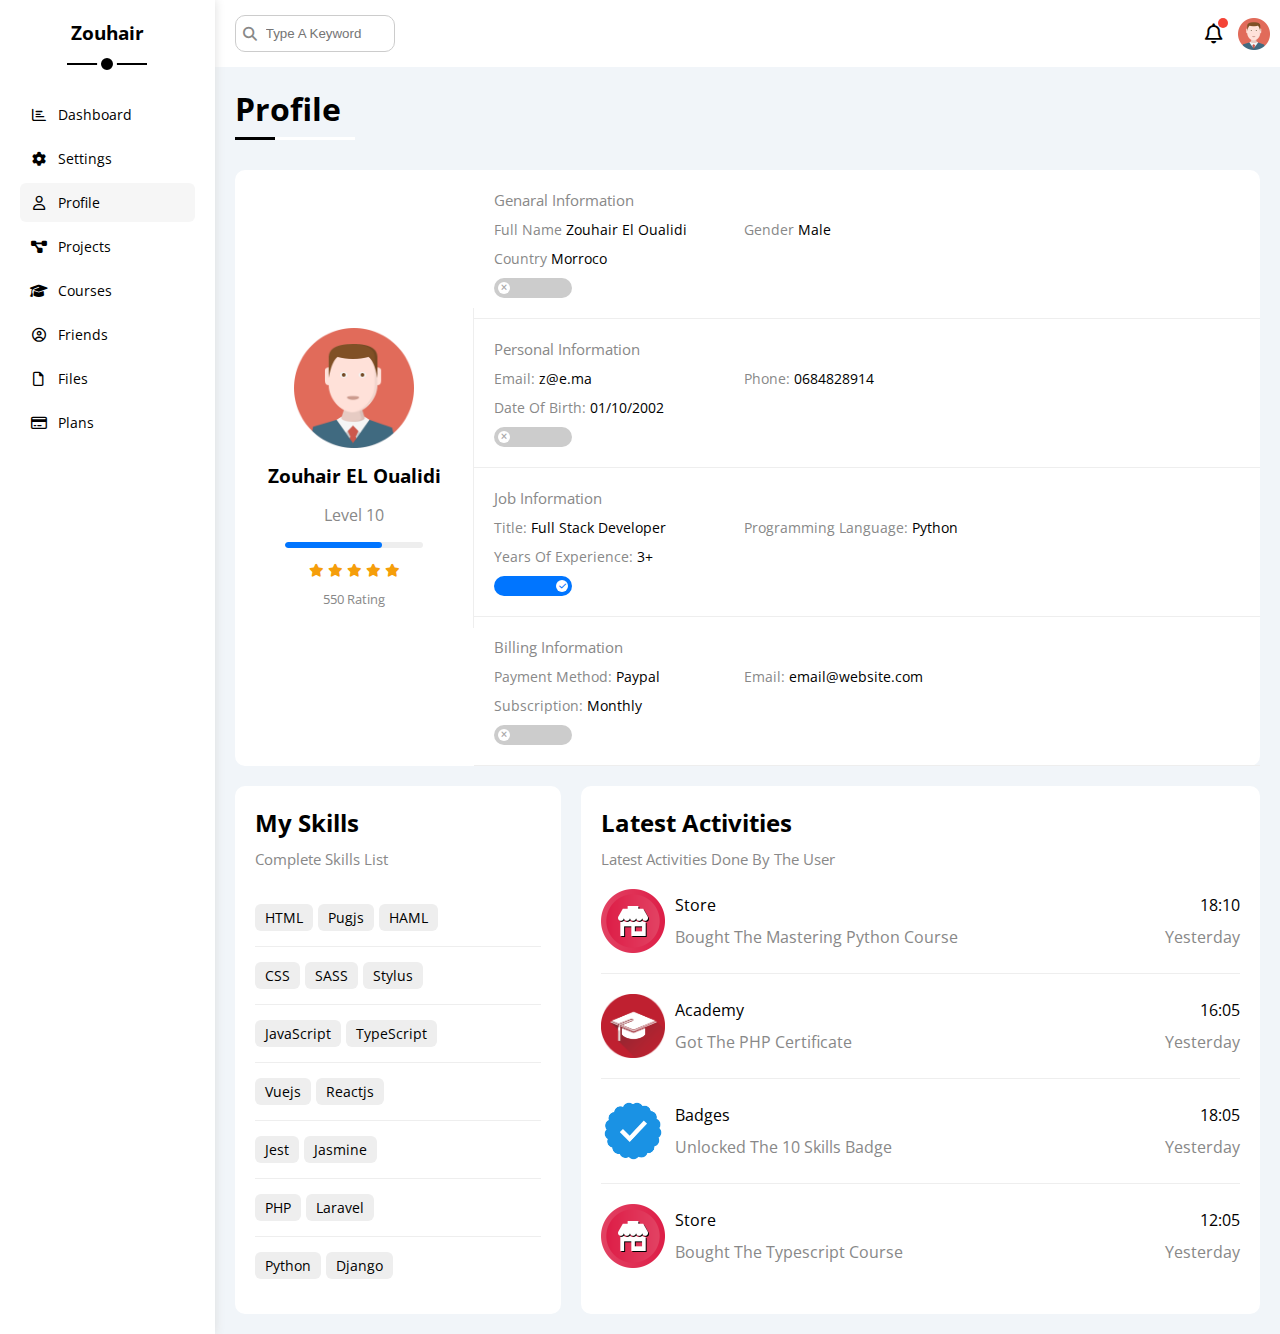
<file: profile.html>
<!DOCTYPE html>
<html lang="en">
  <head>
    <meta charset="UTF-8" />
    <meta name="viewport" content="width=device-width, initial-scale=1.0" />
    <title>Profile</title>
    <link rel="stylesheet" href="css/all.min.css" />
    <link rel="stylesheet" href="css/framework.css" />
    <link rel="stylesheet" href="css/style.css" />
    <link rel="preconnect" href="https://fonts.googleapis.com" />
    <link rel="preconnect" href="https://fonts.gstatic.com" crossorigin />
    <link
      href="https://fonts.googleapis.com/css2?family=Open+Sans:wght@300;500&#038;display=swap"
      rel="stylesheet" />
  </head>
  <body>
    <div class="page d-flex">
      <div class="sidebar d-felx bg-white p-20 p-relative">
        <h3 class="p-relative txt-c mt-0">Zouhair</h3>
        <ul>
          <li>
            <a
              class="d-flex align-center mt fs-14 c-black rad-6 p-10"
              href="inedx.html">
              <i class="fa-regular fa-chart-bar fa-fw"></i>
              <span class="hide-mobile">Dashboard</span>
            </a>
          </li>
          <li>
            <a
              class="d-flex align-center fs-14 c-black rad-6 p-10"
              href="settings.html">
              <i class="fa-solid fa-gear fa-fw"></i>
              <span class="hide-mobile">Settings</span>
            </a>
          </li>
          <li>
            <a
              class="active d-flex align-center fs-14 c-black rad-6 p-10"
              href="profile.html">
              <i class="fa-regular fa-user fa-fw"></i>
              <span class="hide-mobile">Profile</span>
            </a>
          </li>
          <li>
            <a
              class="d-flex align-center fs-14 c-black rad-6 p-10"
              href="projects.html">
              <i class="fa-solid fa-diagram-project fa-fw"></i>
              <span class="hide-mobile">Projects</span>
            </a>
          </li>
          <li>
            <a
              class="d-flex align-center fs-14 c-black rad-6 p-10"
              href="courses.html">
              <i class="fa-solid fa-graduation-cap fa-fw"></i>
              <span class="hide-mobile">Courses</span>
            </a>
          </li>
          <li>
            <a
              class="d-flex align-center fs-14 c-black rad-6 p-10"
              href="friends.html">
              <i class="fa-regular fa-circle-user fa-fw"></i>
              <span class="hide-mobile">Friends</span>
            </a>
          </li>
          <li>
            <a
              class="d-flex align-center fs-14 c-black rad-6 p-10"
              href="files.html">
              <i class="fa-regular fa-file fa-fw"></i>
              <span class="hide-mobile">Files</span>
            </a>
          </li>
          <li>
            <a
              class="d-flex align-center fs-14 c-black rad-6 p-10"
              href="plans.html">
              <i class="fa-regular fa-credit-card fa-fw"></i>
              <span class="hide-mobile">Plans</span>
            </a>
          </li>
        </ul>
      </div>
      <div class="content w-full">
        <!-- Start Head  -->
        <div class="head bg-white p-10 between-flex">
          <div class="search p-relative p-5 rad-6">
            <input
              class="b-1s-ccc rad-10 p-10"
              type="text"
              placeholder="Type A Keyword" />
          </div>
          <div class="icons d-flex align-center">
            <span class="notification p-relative">
              <i class="fa-regular fa-bell fa-lg"></i>
            </span>
            <img src="images.css/avatar.png" alt="" />
          </div>
        </div>
        <!-- End Head  -->
        <h1 class="main-title p-relative">Profile</h1>
        <div class="profile-page m-20">
          <!-- Start Overview -->
          <div class="overview bg-white rad-10 d-flex align-center">
            <div class="avatar-box txt-c p-20">
              <img src="images.css/avatar.png" alt="" />
              <h3 class="mt-10 mb-10">Zouhair EL Oualidi</h3>
              <p class="c-grey">Level 10</p>
              <div class="level bg-eee p-relative rad-6">
                <span style="width: 70%"></span>
              </div>
              <div class="rating mt-10 mb-10">
                <i class="fa-solid fa-star c-orange fs-13"></i>
                <i class="fa-solid fa-star c-orange fs-13"></i>
                <i class="fa-solid fa-star c-orange fs-13"></i>
                <i class="fa-solid fa-star c-orange fs-13"></i>
                <i class="fa-solid fa-star c-orange fs-13"></i>
              </div>
              <p class="c-grey m-0 fs-13">550 Rating</p>
            </div>
            <div class="info-box w-full text-c-mobile">
              <!-- Start Information Box  -->
              <div class="box p-20 d-flex align-center">
                <h4 class="c-grey w-full fs-15 m-0 fw-normal">
                  Genaral Information
                </h4>
                <div class="info fs-14">
                  <span class="c-grey">Full Name </span>
                  <span>Zouhair El Oualidi</span>
                </div>
                <div class="info fs-14">
                  <span class="c-grey">Gender </span>
                  <span>Male</span>
                </div>
                <div class="info fs-14">
                  <span class="c-grey">Country </span>
                  <span>Morroco</span>
                </div>
                <div class="toggle fs-14">
                  <label>
                    <input class="toggle-checkbox" type="checkbox" />
                    <div class="toggle-switch"></div>
                  </label>
                </div>
              </div>
              <!-- End Information Box  -->
              <!-- Start Information Row -->
              <div class="box p-20 d-flex align-center">
                <h4 class="c-grey w-full fs-15 m-0 fw-normal">
                  Personal Information
                </h4>
                <div class="info fs-14">
                  <span class="c-grey">Email:</span>
                  <span>z@e.ma</span>
                </div>
                <div class="info fs-14">
                  <span class="c-grey">Phone:</span>
                  <span>0684828914</span>
                </div>
                <div class="info fs-14">
                  <span class="c-grey">Date Of Birth:</span>
                  <span>01/10/2002</span>
                </div>
                <div class="toggle fs-14">
                  <label>
                    <input class="toggle-checkbox" type="checkbox" />
                    <div class="toggle-switch"></div>
                  </label>
                </div>
              </div>
              <!-- End Information Row -->
              <!-- Start Information Row -->
              <div class="box p-20 d-flex align-center">
                <h4 class="c-grey w-full fs-15 m-0 fw-normal">
                  Job Information
                </h4>
                <div class="info fs-14">
                  <span class="c-grey">Title:</span>
                  <span>Full Stack Developer</span>
                </div>
                <div class="info fs-14">
                  <span class="c-grey">Programming Language:</span>
                  <span>Python</span>
                </div>
                <div class="info fs-14">
                  <span class="c-grey">Years Of Experience:</span>
                  <span>3+</span>
                </div>
                <div class="toggle fs-14">
                  <label>
                    <input class="toggle-checkbox" type="checkbox" checked />
                    <div class="toggle-switch"></div>
                  </label>
                </div>
              </div>
              <!-- End Information Row -->
              <!-- Start Information Row -->
              <div class="box p-20 d-flex align-center">
                <h4 class="c-grey w-full fs-15 m-0 fw-normal">
                  Billing Information
                </h4>
                <div class="info fs-14">
                  <span class="c-grey">Payment Method:</span>
                  <span>Paypal</span>
                </div>
                <div class="info fs-14">
                  <span class="c-grey">Email:</span>
                  <span>email@website.com</span>
                </div>
                <div class="info fs-14">
                  <span class="c-grey">Subscription:</span>
                  <span>Monthly</span>
                </div>
                <div class="toggle fs-14">
                  <label>
                    <input class="toggle-checkbox" type="checkbox" />
                    <div class="toggle-switch"></div>
                  </label>
                </div>
              </div>
              <!-- End Information Row -->
            </div>
          </div>
          <!-- End Overview -->
          <!-- Start Other Data -->
          <div class="other-data d-flex gap-20">
            <div class="skills-card bg-white p-20 rad-10">
              <h2 class="mt-0 mb-10">My Skills</h2>
              <p class="mt-0 mb-20 c-grey fs-15">Complete Skills List</p>
              <ul class="m-0 text-c-mobile">
                <li><span>HTML</span><span>Pugjs</span><span>HAML</span></li>
                <li><span>CSS</span><span>SASS</span><span>Stylus</span></li>
                <li><span>JavaScript</span><span>TypeScript</span></li>
                <li><span>Vuejs</span><span>Reactjs</span></li>
                <li><span>Jest</span><span>Jasmine</span></li>
                <li><span>PHP</span><span>Laravel</span></li>
                <li><span>Python</span><span>Django</span></li>
              </ul>
            </div>
            <div class="activities bg-white p-20 rad-10">
              <h2 class="mt-0 mb-10">Latest Activities</h2>
              <p class="mt-0 mb-20 c-grey fs-15">
                Latest Activities Done By The User
              </p>
              <div
                class="activity d-flex align-center text-c-mobile bb-1sg-eee pb-20 news-mobile">
                <img src="images.css/activities/activity-01.png" alt="" />
                <div class="info">
                  <span class="d-block mb-10">Store</span>
                  <span class="c-grey">Bought The Mastering Python Course</span>
                </div>
                <div class="date">
                  <span class="d-block mb-10">18:10</span>
                  <span class="c-grey">Yesterday</span>
                </div>
              </div>
              <div
                class="activity d-flex align-center text-c-mobile bb-1sg-eee pt-20 pb-20 news-mobile">
                <img
                  decoding="async"
                  src="images.css/activities/activity-02.png"
                  alt="" />
                <div class="info">
                  <span class="d-block mb-10">Academy</span>
                  <span class="c-grey">Got The PHP Certificate</span>
                </div>
                <div class="date">
                  <span class="d-block mb-10">16:05</span>
                  <span class="c-grey">Yesterday</span>
                </div>
              </div>
              <div
                class="activity d-flex align-center text-c-mobile bb-1sg-eee pt-20 pb-20 news-mobile">
                <img
                  decoding="async"
                  src="images.css/activities/activity-03.png"
                  alt="" />
                <div class="info">
                  <span class="d-block mb-10">Badges</span>
                  <span class="c-grey">Unlocked The 10 Skills Badge</span>
                </div>
                <div class="date">
                  <span class="d-block mb-10">18:05</span>
                  <span class="c-grey">Yesterday</span>
                </div>
              </div>
              <div
                class="activity d-flex align-center text-c-mobile pt-20 pt-20 pt-20 news-mobile">
                <img
                  decoding="async"
                  src="images.css/activities/activity-01 (1).png"
                  alt="" />
                <div class="info">
                  <span class="d-block mb-10">Store</span>
                  <span class="c-grey">Bought The Typescript Course</span>
                </div>
                <div class="date">
                  <span class="d-block mb-10">12:05</span>
                  <span class="c-grey">Yesterday</span>
                </div>
              </div>
            </div>
          </div>
          <!-- End Other Data -->
        </div>
      </div>
    </div>
  </body>
</html>
</file>
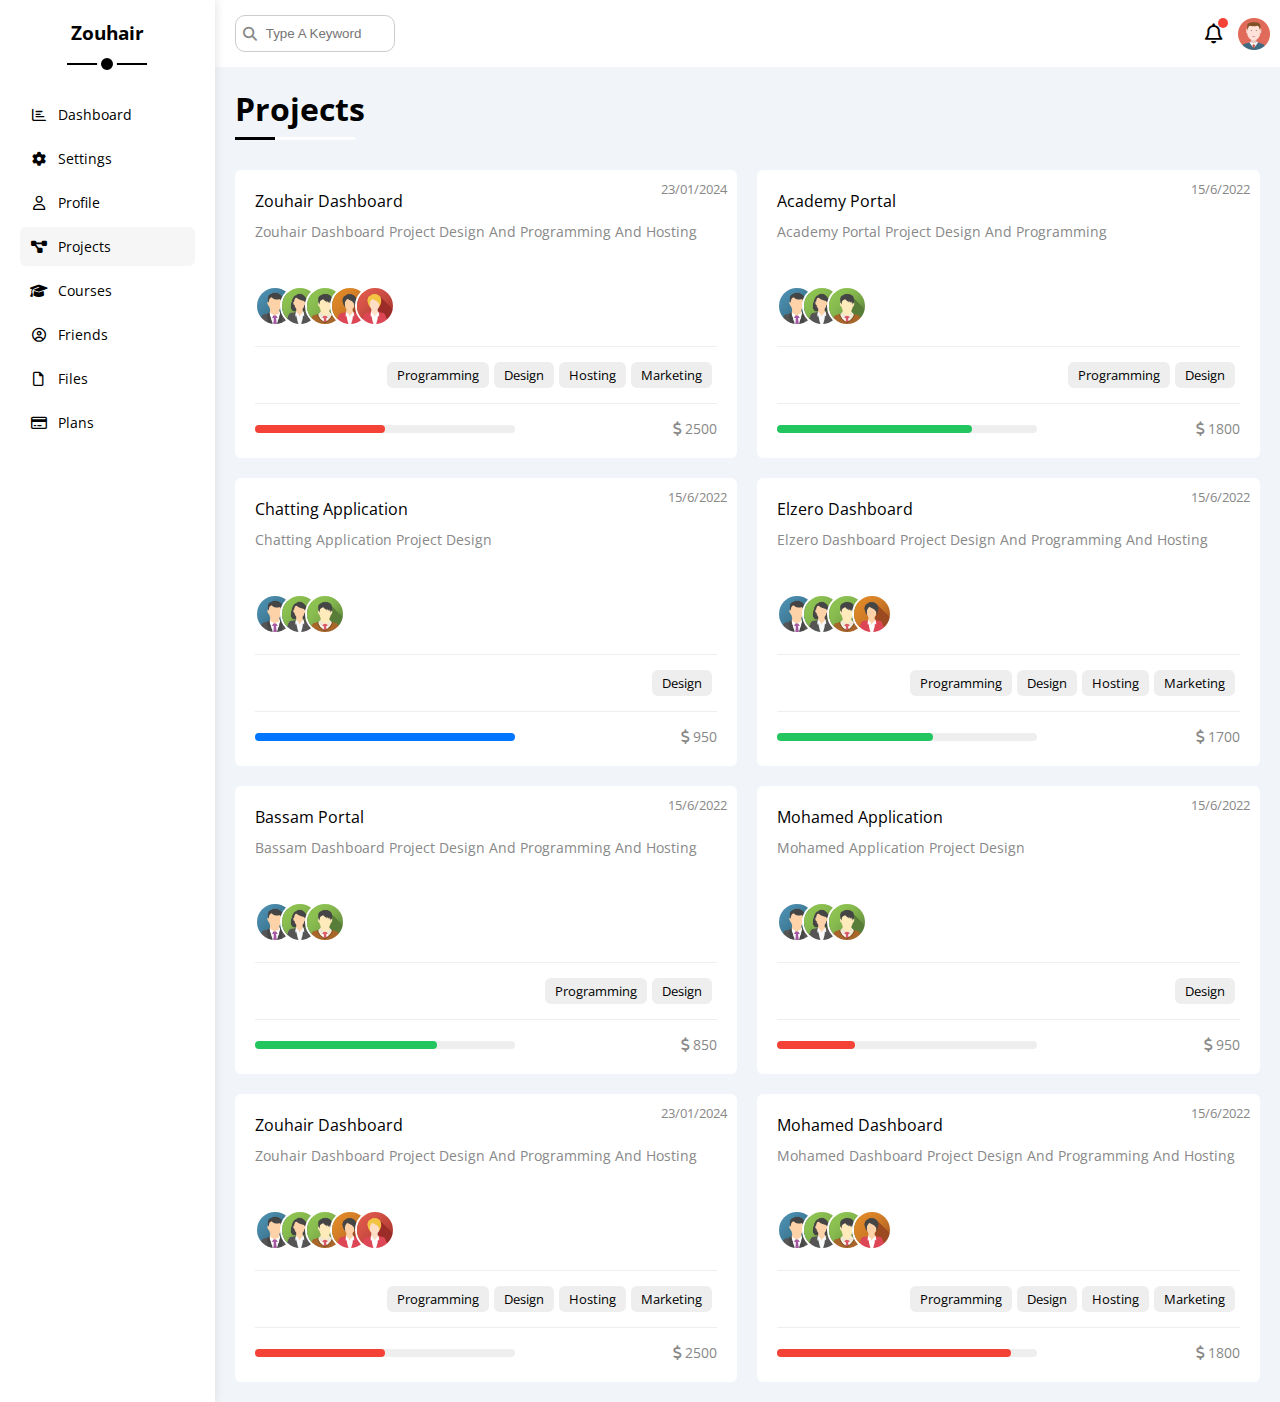
<file: projects.html>
<!DOCTYPE html>
<html lang="en">
  <head>
    <meta charset="UTF-8" />
    <meta name="viewport" content="width=device-width, initial-scale=1.0" />
    <title>Projects</title>
    <link rel="stylesheet" href="css/all.min.css" />
    <link rel="stylesheet" href="css/framework.css" />
    <link rel="stylesheet" href="css/style.css" />
    <link rel="preconnect" href="https://fonts.googleapis.com" />
    <link rel="preconnect" href="https://fonts.gstatic.com" crossorigin />
    <link
      href="https://fonts.googleapis.com/css2?family=Open+Sans:wght@300;500&#038;display=swap"
      rel="stylesheet" />
  </head>
  <body>
    <div class="page d-flex">
      <div class="sidebar d-felx bg-white p-20 p-relative">
        <h3 class="p-relative txt-c mt-0">Zouhair</h3>
        <ul>
          <li>
            <a
              class="d-flex align-center mt fs-14 c-black rad-6 p-10"
              href="inedx.html">
              <i class="fa-regular fa-chart-bar fa-fw"></i>
              <span class="hide-mobile">Dashboard</span>
            </a>
          </li>
          <li>
            <a
              class="d-flex align-center fs-14 c-black rad-6 p-10"
              href="settings.html">
              <i class="fa-solid fa-gear fa-fw"></i>
              <span class="hide-mobile">Settings</span>
            </a>
          </li>
          <li>
            <a
              class="d-flex align-center fs-14 c-black rad-6 p-10"
              href="profile.html">
              <i class="fa-regular fa-user fa-fw"></i>
              <span class="hide-mobile">Profile</span>
            </a>
          </li>
          <li>
            <a
              class="active d-flex align-center fs-14 c-black rad-6 p-10"
              href="projects.html">
              <i class="fa-solid fa-diagram-project fa-fw"></i>
              <span class="hide-mobile">Projects</span>
            </a>
          </li>
          <li>
            <a
              class="d-flex align-center fs-14 c-black rad-6 p-10"
              href="courses.html">
              <i class="fa-solid fa-graduation-cap fa-fw"></i>
              <span class="hide-mobile">Courses</span>
            </a>
          </li>
          <li>
            <a
              class="d-flex align-center fs-14 c-black rad-6 p-10"
              href="friends.html">
              <i class="fa-regular fa-circle-user fa-fw"></i>
              <span class="hide-mobile">Friends</span>
            </a>
          </li>
          <li>
            <a
              class="d-flex align-center fs-14 c-black rad-6 p-10"
              href="files.html">
              <i class="fa-regular fa-file fa-fw"></i>
              <span class="hide-mobile">Files</span>
            </a>
          </li>
          <li>
            <a
              class="d-flex align-center fs-14 c-black rad-6 p-10"
              href="plans.html">
              <i class="fa-regular fa-credit-card fa-fw"></i>
              <span class="hide-mobile">Plans</span>
            </a>
          </li>
        </ul>
      </div>
      <div class="content w-full">
        <!-- Start Head  -->
        <div class="head bg-white p-10 between-flex">
          <div class="search p-relative p-5 rad-6">
            <input
              class="b-1s-ccc rad-10 p-10"
              type="text"
              placeholder="Type A Keyword" />
          </div>
          <div class="icons d-flex align-center">
            <span class="notification p-relative">
              <i class="fa-regular fa-bell fa-lg"></i>
            </span>
            <img src="images.css/avatar.png" alt="" />
          </div>
        </div>
        <!-- End Head  -->
        <h1 class="main-title p-relative">Projects</h1>
        <div class="projects-page m-20 d-grid gap-20">
          <div class="project bg-white rad-6 p-20 p-relative">
            <span class="date c-grey fs-13 p-absolute">23/01/2024</span>
            <h4 class="m-0 fw-normal">Zouhair Dashboard</h4>
            <p class="c-grey fs-14 mt-10 mb-10">
              Zouhair Dashboard Project Design And Programming And Hosting
            </p>
            <div class="teams p-relative">
              <a href="#">
                <img src="images.css/projects/team-01.png" alt="" />
              </a>
              <a href="#">
                <img src="images.css/projects/team-02.png" alt="" />
              </a>
              <a href="#">
                <img src="images.css/projects/team-03.png" alt="" />
              </a>
              <a href="#">
                <img src="images.css/projects/team-05.png" alt="" />
              </a>
              <a href="#">
                <img src="images.css/projects/team-04.png" alt="" />
              </a>
            </div>
            <div class="techs d-flex mt-15 pt-15 news-mobile">
              <span class="fs-13 btn-shape bg-eee w-fit">Programming</span>
              <span class="fs-13 btn-shape bg-eee w-fit">Design</span>
              <span class="fs-13 btn-shape bg-eee w-fit">Hosting</span>
              <span class="fs-13 btn-shape bg-eee w-fit">Marketing</span>
            </div>
            <div class="info mt-15 pt-15 between-flex news-mobile">
              <div class="prog bg-eee p-relative rad-6">
                <span class="bg-red p-absolute" style="width: 50%"></span>
              </div>
              <p class="c-grey fs-14 m-0 p-relative">
                <i class="fa-solid fa-dollar-sign"></i>
                2500
              </p>
            </div>
          </div>
          <div class="project bg-white rad-6 p-20 p-relative">
            <span class="date c-grey fs-13 p-absolute">15/6/2022</span>
            <h4 class="m-0 fw-normal">Academy Portal</h4>
            <p class="c-grey fs-14 mt-10 mb-10">
              Academy Portal Project Design And Programming
            </p>
            <div class="teams p-relative">
              <a href="#">
                <img src="images.css/projects/team-01.png" alt="" />
              </a>
              <a href="#">
                <img src="images.css/projects/team-02.png" alt="" />
              </a>
              <a href="#">
                <img src="images.css/projects/team-03.png" alt="" />
              </a>
            </div>
            <div class="techs d-flex mt-15 pt-15 news-mobile">
              <span class="fs-13 btn-shape bg-eee w-fit">Programming</span>
              <span class="fs-13 btn-shape bg-eee w-fit">Design</span>
            </div>
            <div class="info mt-15 pt-15 between-flex news-mobile">
              <div class="prog bg-eee p-relative rad-6">
                <span class="bg-green p-absolute" style="width: 75%"></span>
              </div>
              <p class="c-grey fs-14 m-0 p-relative">
                <i class="fa-solid fa-dollar-sign"></i>
                1800
              </p>
            </div>
          </div>
          <div class="project bg-white rad-6 p-20 p-relative">
            <span class="date c-grey fs-13 p-absolute">15/6/2022</span>
            <h4 class="m-0 fw-normal">Chatting Application</h4>
            <p class="c-grey fs-14 mt-10 mb-10">
              Chatting Application Project Design
            </p>
            <div class="teams p-relative">
              <a href="#">
                <img src="images.css/projects/team-01.png" alt="" />
              </a>
              <a href="#">
                <img src="images.css/projects/team-02.png" alt="" />
              </a>
              <a href="#">
                <img src="images.css/projects/team-03.png" alt="" />
              </a>
            </div>
            <div class="techs d-flex mt-15 pt-15 news-mobile">
              <span class="fs-13 btn-shape bg-eee w-fit">Design</span>
            </div>
            <div class="info mt-15 pt-15 between-flex news-mobile">
              <div class="prog bg-eee p-relative rad-6">
                <span class="bg-blue p-absolute" style="width: 100%"></span>
              </div>
              <p class="c-grey fs-14 m-0 p-relative">
                <i class="fa-solid fa-dollar-sign"></i>
                950
              </p>
            </div>
          </div>
          <div class="project bg-white rad-6 p-20 p-relative">
            <span class="date c-grey fs-13 p-absolute">15/6/2022</span>
            <h4 class="m-0 fw-normal">Elzero Dashboard</h4>
            <p class="c-grey fs-14 mt-10 mb-10">
              Elzero Dashboard Project Design And Programming And Hosting
            </p>
            <div class="teams p-relative">
              <a href="#">
                <img src="images.css/projects/team-01.png" alt="" />
              </a>
              <a href="#">
                <img src="images.css/projects/team-02.png" alt="" />
              </a>
              <a href="#">
                <img src="images.css/projects/team-03.png" alt="" />
              </a>
              <a href="#">
                <img src="images.css/projects/team-05.png" alt="" />
              </a>
            </div>
            <div class="techs d-flex mt-15 pt-15 news-mobile">
              <span class="fs-13 btn-shape bg-eee w-fit">Programming</span>
              <span class="fs-13 btn-shape bg-eee w-fit">Design</span>
              <span class="fs-13 btn-shape bg-eee w-fit">Hosting</span>
              <span class="fs-13 btn-shape bg-eee w-fit">Marketing</span>
            </div>
            <div class="info mt-15 pt-15 between-flex news-mobile">
              <div class="prog bg-eee p-relative rad-6">
                <span class="bg-green p-absolute" style="width: 60%"></span>
              </div>
              <p class="c-grey fs-14 m-0 p-relative">
                <i class="fa-solid fa-dollar-sign"></i>
                1700
              </p>
            </div>
          </div>
          <div class="project bg-white rad-6 p-20 p-relative">
            <span class="date c-grey fs-13 p-absolute">15/6/2022</span>
            <h4 class="m-0 fw-normal">Bassam Portal</h4>
            <p class="c-grey fs-14 mt-10 mb-10">
              Bassam Dashboard Project Design And Programming And Hosting
            </p>
            <div class="teams p-relative">
              <a href="#">
                <img src="images.css/projects/team-01.png" alt="" />
              </a>
              <a href="#">
                <img src="images.css/projects/team-02.png" alt="" />
              </a>
              <a href="#">
                <img src="images.css/projects/team-03.png" alt="" />
              </a>
            </div>
            <div class="techs d-flex mt-15 pt-15 news-mobile">
              <span class="fs-13 btn-shape bg-eee w-fit">Programming</span>
              <span class="fs-13 btn-shape bg-eee w-fit">Design</span>
            </div>
            <div class="info mt-15 pt-15 between-flex news-mobile">
              <div class="prog bg-eee p-relative rad-6">
                <span class="bg-green p-absolute" style="width: 70%"></span>
              </div>
              <p class="c-grey fs-14 m-0 p-relative">
                <i class="fa-solid fa-dollar-sign"></i>
                850
              </p>
            </div>
          </div>
          <div class="project bg-white rad-6 p-20 p-relative">
            <span class="date c-grey fs-13 p-absolute">15/6/2022</span>
            <h4 class="m-0 fw-normal">Mohamed Application</h4>
            <p class="c-grey fs-14 mt-10 mb-10">
              Mohamed Application Project Design
            </p>
            <div class="teams p-relative">
              <a href="#">
                <img src="images.css/projects/team-01.png" alt="" />
              </a>
              <a href="#">
                <img src="images.css/projects/team-02.png" alt="" />
              </a>
              <a href="#">
                <img src="images.css/projects/team-03.png" alt="" />
              </a>
            </div>
            <div class="techs d-flex mt-15 pt-15 news-mobile">
              <span class="fs-13 btn-shape bg-eee w-fit">Design</span>
            </div>
            <div class="info mt-15 pt-15 between-flex news-mobile">
              <div class="prog bg-eee p-relative rad-6">
                <span class="bg-red p-absolute" style="width: 30%"></span>
              </div>
              <p class="c-grey fs-14 m-0 p-relative">
                <i class="fa-solid fa-dollar-sign"></i>
                950
              </p>
            </div>
          </div>
          <div class="project bg-white rad-6 p-20 p-relative">
            <span class="date c-grey fs-13 p-absolute">23/01/2024</span>
            <h4 class="m-0 fw-normal">Zouhair Dashboard</h4>
            <p class="c-grey fs-14 mt-10 mb-10">
              Zouhair Dashboard Project Design And Programming And Hosting
            </p>
            <div class="teams p-relative">
              <a href="#">
                <img src="images.css/projects/team-01.png" alt="" />
              </a>
              <a href="#">
                <img src="images.css/projects/team-02.png" alt="" />
              </a>
              <a href="#">
                <img src="images.css/projects/team-03.png" alt="" />
              </a>
              <a href="#">
                <img src="images.css/projects/team-05.png" alt="" />
              </a>
              <a href="#">
                <img src="images.css/projects/team-04.png" alt="" />
              </a>
            </div>
            <div class="techs d-flex mt-15 pt-15 news-mobile">
              <span class="fs-13 btn-shape bg-eee w-fit">Programming</span>
              <span class="fs-13 btn-shape bg-eee w-fit">Design</span>
              <span class="fs-13 btn-shape bg-eee w-fit">Hosting</span>
              <span class="fs-13 btn-shape bg-eee w-fit">Marketing</span>
            </div>
            <div class="info mt-15 pt-15 between-flex news-mobile">
              <div class="prog bg-eee p-relative rad-6">
                <span class="bg-red p-absolute" style="width: 50%"></span>
              </div>
              <p class="c-grey fs-14 m-0 p-relative">
                <i class="fa-solid fa-dollar-sign"></i>
                2500
              </p>
            </div>
          </div>
          <div class="project bg-white rad-6 p-20 p-relative">
            <span class="date c-grey fs-13 p-absolute">15/6/2022</span>
            <h4 class="m-0 fw-normal">Mohamed Dashboard</h4>
            <p class="c-grey fs-14 mt-10 mb-10">
              Mohamed Dashboard Project Design And Programming And Hosting
            </p>
            <div class="teams p-relative">
              <a href="#">
                <img src="images.css/projects/team-01.png" alt="" />
              </a>
              <a href="#">
                <img src="images.css/projects/team-02.png" alt="" />
              </a>
              <a href="#">
                <img src="images.css/projects/team-03.png" alt="" />
              </a>
              <a href="#">
                <img src="images.css/projects/team-05.png" alt="" />
              </a>
            </div>
            <div class="techs d-flex mt-15 pt-15 news-mobile">
              <span class="fs-13 btn-shape bg-eee w-fit">Programming</span>
              <span class="fs-13 btn-shape bg-eee w-fit">Design</span>
              <span class="fs-13 btn-shape bg-eee w-fit">Hosting</span>
              <span class="fs-13 btn-shape bg-eee w-fit">Marketing</span>
            </div>
            <div class="info mt-15 pt-15 between-flex news-mobile">
              <div class="prog bg-eee p-relative rad-6">
                <span class="bg-red p-absolute" style="width: 90%"></span>
              </div>
              <p class="c-grey fs-14 m-0 p-relative">
                <i class="fa-solid fa-dollar-sign"></i>
                1800
              </p>
            </div>
          </div>
        </div>
      </div>
    </div>
  </body>
</html>
</file>
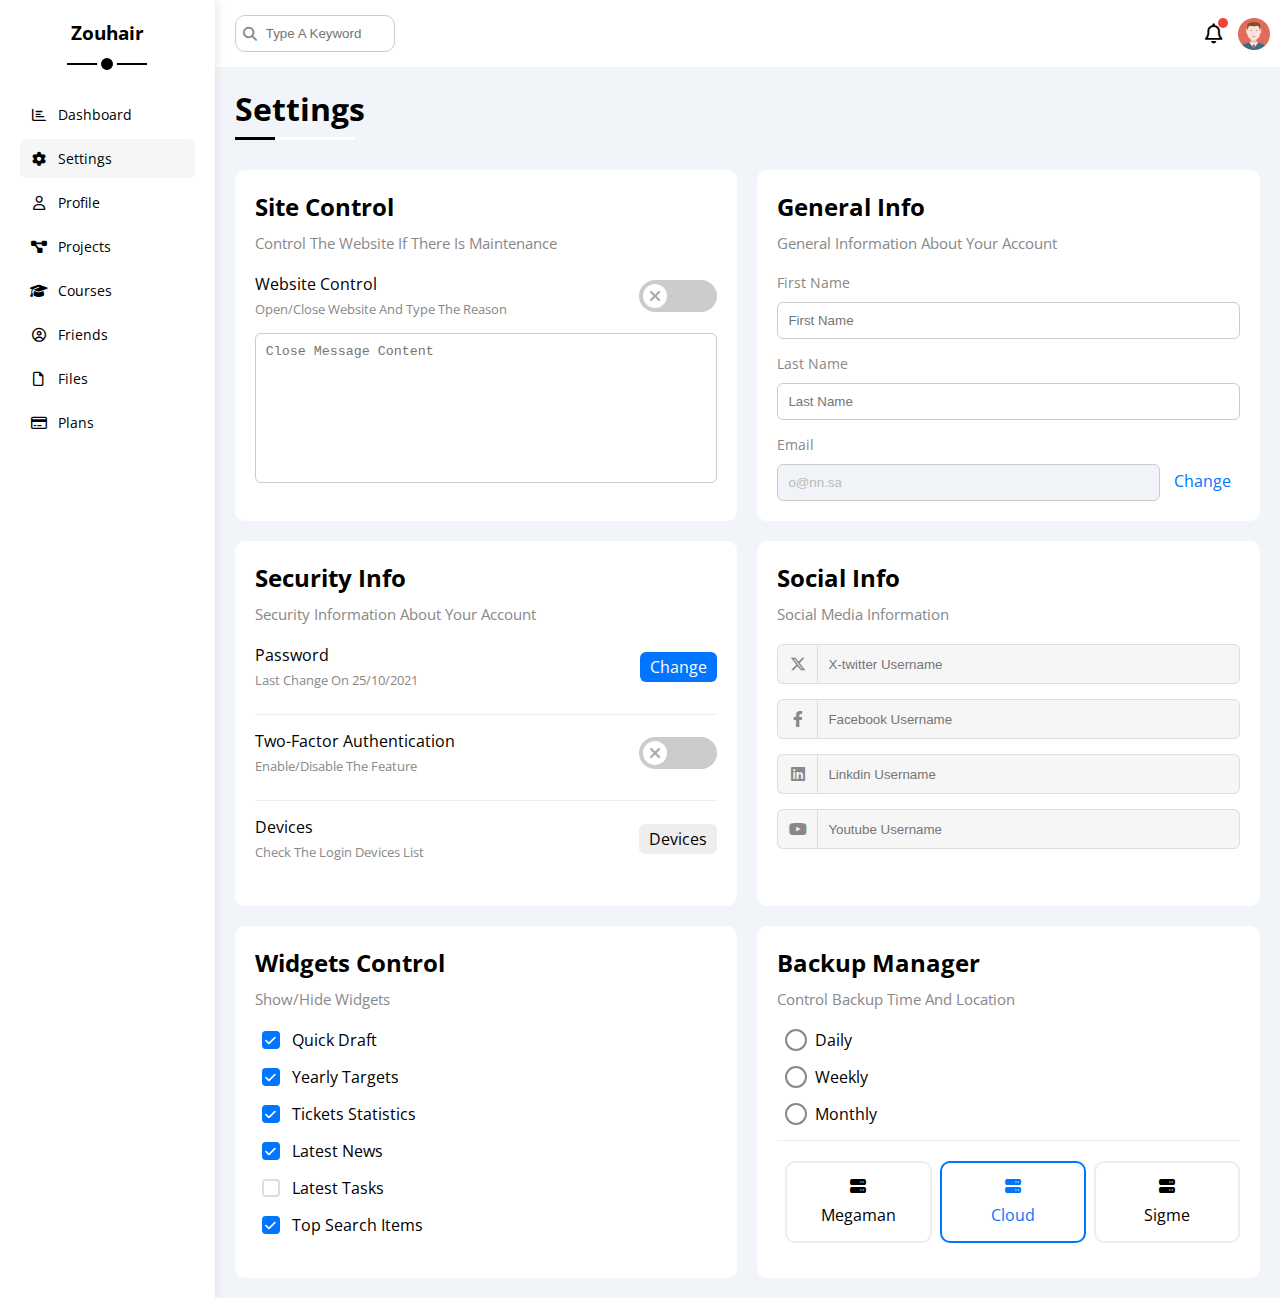
<file: settings.html>
<!DOCTYPE html>
<html lang="en">
  <head>
    <meta charset="UTF-8" />
    <meta name="viewport" content="width=device-width, initial-scale=1.0" />
    <title>Settings</title>
    <link rel="stylesheet" href="css/all.min.css" />
    <link rel="stylesheet" href="css/framework.css" />
    <link rel="stylesheet" href="css/style.css" />
    <link rel="preconnect" href="https://fonts.googleapis.com" />
    <link rel="preconnect" href="https://fonts.gstatic.com" crossorigin />
    <link
      href="https://fonts.googleapis.com/css2?family=Open+Sans:wght@300;500&#038;display=swap"
      rel="stylesheet" />
  </head>
  <body>
    <div class="page d-flex">
      <div class="sidebar d-felx bg-white p-20 p-relative">
        <h3 class="p-relative txt-c mt-0">Zouhair</h3>
        <ul>
          <li>
            <a
              class="d-flex align-center mt fs-14 c-black rad-6 p-10"
              href="inedx.html">
              <i class="fa-regular fa-chart-bar fa-fw"></i>
              <span class="hide-mobile">Dashboard</span>
            </a>
          </li>
          <li>
            <a
              class="active d-flex align-center fs-14 c-black rad-6 p-10"
              href="settings.html">
              <i class="fa-solid fa-gear fa-fw"></i>
              <span class="hide-mobile">Settings</span>
            </a>
          </li>
          <li>
            <a
              class="d-flex align-center fs-14 c-black rad-6 p-10"
              href="profile.html">
              <i class="fa-regular fa-user fa-fw"></i>
              <span class="hide-mobile">Profile</span>
            </a>
          </li>
          <li>
            <a
              class="d-flex align-center fs-14 c-black rad-6 p-10"
              href="projects.html">
              <i class="fa-solid fa-diagram-project fa-fw"></i>
              <span class="hide-mobile">Projects</span>
            </a>
          </li>
          <li>
            <a
              class="d-flex align-center fs-14 c-black rad-6 p-10"
              href="courses.html">
              <i class="fa-solid fa-graduation-cap fa-fw"></i>
              <span class="hide-mobile">Courses</span>
            </a>
          </li>
          <li>
            <a
              class="d-flex align-center fs-14 c-black rad-6 p-10"
              href="friends.html">
              <i class="fa-regular fa-circle-user fa-fw"></i>
              <span class="hide-mobile">Friends</span>
            </a>
          </li>
          <li>
            <a
              class="d-flex align-center fs-14 c-black rad-6 p-10"
              href="files.html">
              <i class="fa-regular fa-file fa-fw"></i>
              <span class="hide-mobile">Files</span>
            </a>
          </li>
          <li>
            <a
              class="d-flex align-center fs-14 c-black rad-6 p-10"
              href="plans.html">
              <i class="fa-regular fa-credit-card fa-fw"></i>
              <span class="hide-mobile">Plans</span>
            </a>
          </li>
        </ul>
      </div>
      <div class="content w-full">
        <!-- Start Head  -->
        <div class="head bg-white p-10 between-flex">
          <div class="search p-relative p-5 rad-6">
            <input
              class="b-1s-ccc rad-10 p-10"
              type="text"
              placeholder="Type A Keyword" />
          </div>
          <div class="icons d-flex align-center">
            <span class="notification p-relative">
              <i class="fa-regular fa-bell fa-lg"></i>
            </span>
            <img src="images.css/avatar.png" alt="" />
          </div>
        </div>
        <!-- End Head  -->
        <h1 class="main-title p-relative">Settings</h1>
        <div class="settings-page d-grid gap-20">
          <!-- Start Site Control -->
          <div class="p-20 bg-white rad-10">
            <h2 class="mt-0 mb-10">Site Control</h2>
            <p class="fs-15 c-grey mt-0 mb-20">
              Control The Website If There Is Maintenance
            </p>
            <div class="between-flex mb-15">
              <div class="conetnt mt-0">
                <span>Website Control</span>
                <p class="c-grey fs-13 mt-5 mb-0">
                  Open/Close Website And Type The Reason
                </p>
              </div>
              <div>
                <label>
                  <input class="toggle-checkbox" type="checkbox" />
                  <div class="toggle-switch"></div>
                </label>
              </div>
            </div>
            <textarea
              class="d-block w-full mt-15 b-1s-ccc p-10 rad-6"
              placeholder="Close Message Content"></textarea>
          </div>
          <!-- End Site Control -->
          <!-- Start General Info -->
          <div class="generalInfo bg-white p-20 rad-10">
            <h2 class="mt-0 mb-10">General Info</h2>
            <p class="fs-15 c-grey mt-0 mb-20">
              General Information About Your Account
            </p>
            <div class="mb-15">
              <label class="d-block c-grey fs-14 mb-10" for="first"
                >First Name</label
              >
              <input
                class="d-block w-full b-1s-ccc rad-6 p-10"
                type="text"
                id="first"
                placeholder="First Name" />
            </div>
            <div class="mb-15">
              <label class="d-block c-grey fs-14 mb-10" for="last"
                >Last Name</label
              >
              <input
                class="d-block w-full b-1s-ccc rad-6 p-10"
                type="text"
                id="last"
                placeholder="Last Name" />
            </div>
            <div>
              <label class="d-block c-grey fs-14 mb-10" for="email"
                >Email</label
              >
              <input
                class="email d-block w-full b-1s-ccc rad-6 p-10 mr-10"
                type="text"
                id="email"
                value="o@nn.sa"
                disabled />
              <a class="c-blue" href="#">Change</a>
            </div>
          </div>
          <!-- End General Info -->
          <!-- Start Security Info  -->
          <div class="security bg-white p-20 rad-10">
            <h2 class="mt-0 mb-10">Security Info</h2>
            <p class="fs-15 c-grey mt-0 mb-20">
              Security Information About Your Account
            </p>
            <div class="sec-box between-flex bb-1sg-eee pb-25 mb-15">
              <div>
                <span>Password</span>
                <p class="c-grey fs-13 mt-5 mb-0">Last Change On 25/10/2021</p>
              </div>
              <a class="button bg-blue btn-shape c-white" href="#">Change</a>
            </div>
            <div class="sec-box between-flex bb-1sg-eee pb-25 mb-15">
              <div>
                <span>Two-Factor Authentication</span>
                <p class="c-grey fs-13 mt-5 mb-0">Enable/Disable The Feature</p>
              </div>
              <label>
                <input class="toggle-checkbox" type="checkbox" />
                <div class="toggle-switch"></div>
              </label>
            </div>
            <div class="sec-box between-flex pb-25">
              <div>
                <span>Devices</span>
                <p class="c-grey fs-13 mt-5 mb-0">
                  Check The Login Devices List
                </p>
              </div>
              <a class="bg-eee btn-shape c-black" href="#">Devices</a>
            </div>
          </div>
          <!-- End Security Info  -->
          <!-- Start Social Info -->
          <div class="social bg-white p-20 rad-10">
            <h2 class="mt-0 mb-10">Social Info</h2>
            <p class="fs-15 c-grey mt-0 mb-20">Social Media Information</p>
            <div class="d-flex align-center mb-15">
              <i
                class="x-twitter fa-brands fa-x-twitter c-grey center-flex"></i>
              <input
                class="f-grow-1"
                type="text"
                placeholder="X-twitter Username" />
            </div>
            <div class="d-flex align-center mb-15">
              <i class="fa-brands fa-facebook-f c-grey center-flex"></i>
              <input
                class="f-grow-1"
                type="text"
                placeholder="Facebook Username" />
            </div>
            <div class="d-flex align-center mb-15">
              <i class="fa-brands fa-linkedin c-grey center-flex"></i>
              <input
                class="f-grow-1"
                type="text"
                placeholder="Linkdin Username" />
            </div>
            <div class="d-flex align-center mb-15">
              <i class="fa-brands fa-youtube c-grey center-flex"></i>
              <input
                class="f-grow-1"
                type="text"
                placeholder="Youtube Username" />
            </div>
          </div>
          <!-- End Social Info -->
          <!-- Start Widgets Control -->
          <div class="widgets bg-white p-20 rad-10">
            <h2 class="mt-0 mb-10">Widgets Control</h2>
            <p class="mt-0 mb-20 fs-15 c-grey">Show/Hide Widgets</p>
            <div class="control d-flex align-center mb-15">
              <input type="checkbox" id="one" checked />
              <label for="one"> Quick Draft </label>
            </div>
            <div class="control d-flex align-center mb-15">
              <input type="checkbox" id="two" checked />
              <label for="two"> Yearly Targets </label>
            </div>
            <div class="control d-flex align-center mb-15">
              <input type="checkbox" id="three" checked />
              <label for="three"> Tickets Statistics </label>
            </div>
            <div class="control d-flex align-center mb-15">
              <input type="checkbox" id="four" checked />
              <label for="four"> Latest News </label>
            </div>
            <div class="control d-flex align-center mb-15">
              <input type="checkbox" id="five" />
              <label for="five"> Latest Tasks </label>
            </div>
            <div class="control d-flex align-center mb-15">
              <input type="checkbox" id="six" checked />
              <label for="six"> Top Search Items </label>
            </div>
          </div>
          <!-- End Widgets Control -->
          <!-- Start Backup Manager -->
          <div class="backup bg-white p-20 rad-10">
            <h2 class="mt-0 mb-10">Backup Manager</h2>
            <p class="mt-0 mb-20 fs-15 c-grey">
              Control Backup Time And Location
            </p>
            <div class="data d-flex align-center mb-15">
              <input type="radio" id="daily" name="time" />
              <label for="daily">Daily</label>
            </div>
            <div class="data d-flex align-center mb-15">
              <input type="radio" id="Weekly" name="time" />
              <label for="Weekly">Weekly</label>
            </div>
            <div class="data d-flex align-center mb-15">
              <input type="radio" id="Monthly" name="time" />
              <label for="Monthly">Monthly</label>
            </div>
            <div class="servers d-flex align-center pt-20 txt-c">
              <input type="radio" id="server-one" name="servers" />
              <div class="server mb-15 w-full rad-10">
                <label class="d-block m-15" for="server-one">
                  <i class="fa-solid fa-server d-block mb-10"></i>
                  Megaman
                </label>
              </div>
              <input type="radio" id="server-two" name="servers" checked />
              <div class="server mb-15 w-full rad-10">
                <label class="d-block m-15" for="server-two">
                  <i class="fa-solid fa-server d-block mb-10"></i>
                  Cloud
                </label>
              </div>
              <input type="radio" id="server-three" name="servers" />
              <div class="server mb-15 w-full rad-10">
                <label class="d-block m-15" for="server-three">
                  <i class="fa-solid fa-server d-block mb-10"></i>
                  Sigme
                </label>
              </div>
            </div>
          </div>
          <!-- End Backup Manager -->
        </div>
      </div>
    </div>
  </body>
</html>
</file>
<file: css/framework.css>
:root {
  --blue-color: #0075ff;
  --blue-alt-color: #0d69d5;
  --orange-color: #f59e0b;
  --green-color: #22c55e;
  --red-color: #f44336;
  --grey-color: #888;
}
/* Start Box  */
.d-block {
  display: block;
}
.d-flex {
  display: flex;
}
.justify-center {
  justify-content: center;
}
.space-between {
  justify-content: space-between;
}
.f-wrap {
  flex-wrap: wrap;
}
.f-grow-1 {
  flex-grow: 1;
}
.f-dirct-col {
  flex-direction: column;
}
.d-grid {
  display: grid;
}
.gap-5 {
  gap: 5px;
}
.gap-20 {
  gap: 20px;
}
.align-center {
  align-items: center;
}
@media (max-width: 767px) {
  .d-block-mobile {
    display: block;
  }
  .hide-mobile {
    display: none;
  }
  .news-mobile {
    flex-direction: column;
  }
}
/* End Box  */
/* Start Padding Margin  */
.m-0 {
  margin: 0;
}
.m-10 {
  margin: 10px;
}
.m-15 {
  margin: 15px;
}
.m-20 {
  margin: 20px;
}
.mt-0 {
  margin-top: 0;
}
.mt-5 {
  margin-top: 5px;
}
.mt-10 {
  margin-top: 10px;
}
.mt-15 {
  margin-top: 15px;
}
.mt-20 {
  margin-top: 20px;
}
.mt-25 {
  margin-top: 25px;
}
.ml-auto {
  margin-left: auto;
}
.ml-0 {
  margin-left: 0;
}
.mb-0 {
  margin-bottom: 0;
}
.mb-5 {
  margin-bottom: 5px;
}
.mb-10 {
  margin-bottom: 10px;
}
.mb-15 {
  margin-bottom: 15px;
}
.mb-20 {
  margin-bottom: 20px;
}
.mb-25 {
  margin-bottom: 20px;
}
.mr-5 {
  margin-right: 5px;
}
.mr-10 {
  margin-right: 10px;
}
.mr-15 {
  margin-right: 15px;
}
.p-5 {
  padding: 5px;
}
.p-10 {
  padding: 10px;
}
.p-15 {
  padding: 15px;
}
.p-20 {
  padding: 20px;
}
.pt-15 {
  padding-top: 15px;
}
.pt-20 {
  padding-top: 20px;
}
.pb-5 {
  padding-bottom: 5px;
}
.pb-10 {
  padding-bottom: 10px;
}
.pb-15 {
  padding-bottom: 15px;
}
.pb-20 {
  padding-bottom: 20px;
}
.pb-25 {
  padding-bottom: 25px;
}
.pl-15 {
  padding-left: 15px;
}
/* End Padding Margin  */
/* Start Color  */
.bg-white {
  background-color: white;
}
.bg-red {
  background-color: var(--red-color);
}
.bg-blue {
  background-color: var(--blue-color);
}
.bg-eee {
  background-color: #eee;
}
.bg-grey {
  background-color: var(--grey-color);
}
.bg-orange {
  background-color: var(--orange-color);
}
.bg-green {
  background-color: var(--green-color);
}
.c-black {
  color: black;
}
.c-white {
  color: white;
}
.c-grey {
  color: var(--grey-color);
}
.c-blue {
  color: var(--blue-color);
}
.c-orange {
  color: var(--orange-color);
}
.c-green {
  color: var(--green-color);
}
.c-red {
  color: var(--red-color);
}
/* End Color  */
/* Start Position  */
.p-relative {
  position: relative;
}
.p-absolute {
  position: absolute;
}
/* Start Position  */
/* Start Font  */
.txt-c {
  text-align: center;
}
.fw-bold {
  font-weight: bold;
}
.fw-normal {
  font-weight: normal;
}
.fs-13 {
  font-size: 13px;
}
.fs-14 {
  font-size: 14px;
}
.fs-15 {
  font-size: 15px;
}
.fs-25 {
  font-size: 25px;
}
@media (max-width: 767px) {
  .text-c-mobile {
    text-align: center;
  }
}
/* End Font  */
/* Start Width + Height  */
.w-100 {
  width: 100px;
}
.w-full {
  width: 100%;
}
.w-fit {
  width: fit-content;
}
.h-100 {
  height: 100px;
}
.h-full {
  height: 100%;
}

.over-hid {
  overflow: hidden;
}
/* End Width + Height  */
/* Start Border  */
.b-none {
  border: none;
}
.b-1s-ccc {
  border: 1px solid #ccc;
}
.b-1s-eee {
  border: 1px solid #eee;
}
.bb-1sg-eee {
  border-bottom: 1px solid #eee;
}
.rad-6 {
  border-radius: 6px;
}
.rad-10 {
  border-radius: 10px;
}
.rad-half {
  border-radius: 50%;
}
/* End Border  */
/* Start Components  */
.between-flex {
  display: flex;
  justify-content: space-between;
  align-items: center;
}
.btn-shape {
  padding: 4px 10px;
  border-radius: 6px;
}
.center-flex {
  display: flex;
  justify-content: center;
  align-items: center;
}

/* End Components  */
</file>
<file: css/style.css>
/* Start Globales rolus  */
:root {
  --blue-color: #0075ff;
  --blue-alt-color: #0d69d5;
  --orange-color: #f59e0b;
  --green-color: #22c55e;
  --red-color: #f44336;
  --grey-color: #888;
  --color-eee: #eee;
  --main-transition: 0.3s;
}

* {
  /* -webkit-box-sizing: border-box;
  -moz-box-sizing: border-box; */
  box-sizing: border-box;
}

html {
  scroll-behavior: smooth;
}

body {
  font-family: 'Open Sans', sans-serif;
  margin: 0;
}

*:focus {
  outline: none;
}

a {
  text-decoration: none;
}

ul {
  list-style: none;
  padding: 0;
}

::-webkit-scrollbar {
  width: 15px;
}

::-webkit-scrollbar-track {
  background-color: white;
}

::-webkit-scrollbar-thumb {
  background-color: var(--blue-color);
}

::-webkit-scrollbar-thumb:hover {
  background-color: var(--blue-alt-color);
}
/* End Globales rolus */
/* Start Page  */
.page {
  background-color: #f1f5f9;
  min-height: 100vh;
  /* Start Sidebar  */
  .sidebar {
    width: 250px;
    box-shadow: 0 0 10px #ddd;
    & h3 {
      margin-bottom: 50px;
    }
    & ul {
      & li {
        & a {
          transition: var(--main-transition);
          margin-bottom: 5px;
          & span {
            font-size: 14px;
            margin-left: 10px;
          }
          &:hover {
            background-color: #f6f6f6;
          }
        }
        .active {
          background-color: #f6f6f6;
        }
      }
    }
    @media (min-width: 767px) {
      & {
        & h3 {
          &::before,
          &::after {
            content: '';
            position: absolute;
            left: 50%;
            transform: translateX(-50%);
            background-color: black;
          }
          &::before {
            content: '';
            position: absolute;
            bottom: -20px;
            transform: translateX(-50%);
            width: 80px;
            height: 2px;
          }
          &::after {
            content: '';
            position: absolute;
            bottom: -29px;
            transform: translateX(-50%);
            height: 12px;
            width: 12px;
            border-radius: 50%;
            border: 4px solid white;
          }
        }
      }
    }
    @media (max-width: 767px) {
      & {
        width: 58px;
        padding: 10px;
        & h3 {
          font-size: 11px;
          margin-bottom: 15px;
        }
      }
    }
  }
  /* End Sidebar  */
  /* Start Content  */
  .content {
    overflow: hidden;
    /* Start Head  */
    .head {
      .search {
        &::before {
          font-family: var(--fa-style-family-classic);
          content: '\f002';
          font-weight: 900;
          position: absolute;
          color: var(--grey-color);
          left: 18px;
          top: 50%;
          transform: translateY(-50%);
          font-size: 14px;
        }
        & input {
          margin-left: 5px;
          padding-left: 30px;
          width: 160px;
          transition: width var(--main-transition);
          &:focus {
            width: 200px;
          }
          &:focus::placeholder {
            opacity: 0;
          }
        }
      }
      .icons {
        .notification {
          &::before {
            content: '';
            position: absolute;
            top: -5px;
            right: -5px;
            width: 10px;
            height: 10px;
            background-color: var(--red-color);
            border-radius: 50%;
          }
        }
        & img {
          max-width: 32px;
          height: 32px;
          margin-left: 15px;
        }
      }
    }
    /* End Head  */
    & h1 {
      margin: 20px 20px 40px;
      &::before,
      &::after {
        content: '';
        position: absolute;
        bottom: -10px;
        left: 0;
        width: 120px;
        height: 3px;
      }
      &::before {
        width: 120px;
        background: white;
      }
      &::after {
        width: 40px;
        background: black;
        z-index: 1;
      }
    }
    .wrapper {
      grid-template-columns: repeat(auto-fill, minmax(450px, 1fr));
      margin-left: 20px;
      margin-right: 20px;
      margin-bottom: 20px;
      @media (max-width: 767px) {
        & {
          grid-template-columns: minmax(200px, 1fr);
          margin-left: 10px;
          margin-right: 10px;
          gap: 10px;
        }
      }
      /* Start Welcome Widger  */
      .welcome {
        .intro {
          & img {
            width: 200px;
            margin-bottom: -10px;
          }
        }
        .avatar {
          width: 64px;
          height: 64px;
          border: 2px solid white;
          padding: 2px;
          box-shadow: 0 0 5px #ddd;
          border-radius: 50%;
          margin-top: -32px;
          margin-left: 20px;
        }
        .body {
          border-top: 1px solid var(--color-eee);
          border-bottom: 1px solid var(--color-eee);
          & div {
            flex: 1;
            &:not(:last-child) {
              margin-bottom: 20px;
            }
          }
        }
        .visit {
          margin: 0 15px 15px auto;
          &:hover {
            background-color: var(--blue-alt-color);
          }
        }
        @media (max-width: 767px) {
          & {
            .intro {
              padding-bottom: 30px;
            }
            .avatar {
              margin-left: 0;
            }
            .body {
              & div {
                &:not(:last-child) {
                  margin-bottom: 20px;
                }
              }
            }
          }
        }
      }
      /* End Welcome Widger */
      /* Start Quick Draft Widget  */
      .quick-draft {
        & textarea {
          min-height: 180px;
          resize: none;
        }
        .save {
          margin-left: auto;
          transition: var(--main-transition);
          cursor: pointer;
          &:hover {
            background-color: var(--blue-alt-color);
          }
        }
      }
      /* End Quick Draft Widget  */
      /* Start Yearly Targets */
      .targets {
        .target-row {
          .icon {
            height: 80px;
            width: 80px;
            margin-right: 15px;
            & i {
              font-size: 20px;
            }
          }
          .details {
            flex: 1;
            .progress {
              height: 4px;
              .parentSpan {
                position: absolute;
                top: 0;
                left: 0;
                height: 100%;
                & span {
                  position: absolute;
                  bottom: 16px;
                  right: -16px;
                  color: white;
                  padding: 3px 5px;
                  border-radius: 6px;
                  font-size: 13px;
                  &::after {
                    content: '';
                    position: absolute;
                    bottom: -10px;
                    left: 50%;
                    transform: translateX(-50%);
                    border-style: solid;
                    border-width: 5px;
                  }
                }
              }
            }
          }
        }
        & .blue .icon,
        & .progress {
          background-color: rgb(0 117 255 / 20%);
          .parentSpan {
            .bor-color-blue::after {
              border-top-color: var(--blue-color);
            }
          }
        }
        & .orange .icon,
        & .progress {
          background-color: rgb(245 158 11 / 20%);
          .parentSpan {
            .bor-color-orange::after {
              border-top-color: var(--orange-color);
            }
          }
        }
        & .green .icon,
        & .progress {
          background-color: rgb(34 197 94 / 20%);
          .parentSpan {
            .bor-color-green::after {
              border-top-color: var(--green-color);
            }
          }
        }
      }
      /* End Yearly Targets */
      /* Start Tickets Statistics */
      .tickets {
        & div {
          .box {
            width: calc(50% - 10px);
            @media (max-width: 767px) {
              width: 100%;
            }
          }
        }
      }
      /* End Tickets Statistics */
      /* Start Latest News */
      .news {
        .news-row {
          & img {
            width: 100px;
          }

          .label {
            @media (max-width: 767px) {
              & {
                width: fit-content;
                margin: 10px auto;
              }
            }
          }
        }
      }
      /* End Latest News */
      /* Start Latest Tasks */
      .tasks {
        .task-row {
          & i {
            transition: var(--main-transition);
            cursor: pointer;
            font-size: 16px;
            &:hover {
              color: var(--red-color);
            }
          }
        }
        .done {
          opacity: 0.3;
          .info {
            text-decoration: line-through;
          }
        }
      }
      /* End Latest Tasks */
      /* Start Latest Uploads  */
      .latest-uploads {
        & ul {
          & li {
            & div {
              & img {
                width: 40px;
                height: 40px;
              }
            }
          }
        }
      }
      /* End Latest Uploads  */
      /* Start Last Project Progress  */
      .last-project {
        & ul {
          position: relative;
          &::before {
            content: '';
            position: absolute;
            left: 11px;
            width: 2px;
            height: 100%;
            background-color: var(--blue-color);
          }
          & li {
            &::before {
              content: '';
              width: 20px;
              height: 20px;
              display: block;
              background-color: white;
              border: 2px solid white;
              border-radius: 50%;
              outline: 2px solid var(--blue-color);
              margin-right: 15px;
              z-index: 1;
            }
          }
          .done::before {
            background-color: var(--blue-color);
          }
          .current {
            &::before {
              animation: change-color 0.8s infinite alternate;
            }
          }
        }
        .launch-icon {
          position: absolute;
          bottom: 0;
          right: 0;
          width: 160px;
          opacity: 0.1;
        }
      }
      /* End Last Project Progress  */
      /* Start reminders  */
      .reminders {
        & ul {
          & li {
            .key {
              width: 15px;
              height: 15px;
            }
            .blue {
              border-left: 2px solid var(--blue-color);
            }
            .green {
              border-left: 2px solid var(--green-color);
            }
            .orange {
              border-left: 2px solid var(--orange-color);
            }
            .red {
              border-left: 2px solid var(--red-color);
            }
          }
        }
      }
      /* End reminders  */
      /* Start Latest Post */
      .post {
        .top {
          .avatar {
            max-width: 48px;
            height: 48px;
          }
        }
        .post-content {
          text-transform: capitalize;
          line-height: 1.8;
          border-top: 1px solid var(--color-eee);
        }
      }
      /* End Latest Post */
      /* Start Social Media Stats */
      .social-media {
        .box {
          padding-left: 70px;
          & i {
            position: absolute;
            top: 0;
            left: 0;
            width: 52px;
            transition: var(--main-transition);
            &:hover {
              transform: rotate(5deg);
            }
          }
        }
        .x-twitter {
          background-color: rgb(20 23 26 / 20%);
          color: #14171a;
          & i,
          & a {
            background-color: #14171a;
          }
        }
        .facebook {
          background-color: rgb(24 119 242 / 20%);
          color: #1877f2;
          & i,
          & a {
            background-color: #1877f2;
          }
        }
        .youtube {
          background-color: rgb(255 0 0 / 20%);
          color: #ff0000;
          & i,
          & a {
            background-color: #ff0000;
          }
        }
        .linkedin {
          background-color: rgb(10 102 194 / 20%);
          color: #0a66c2;
          & i,
          & a {
            background-color: #0a66c2;
          }
        }
      }
      /* End Social Media Stats */
    }
    .projects {
      .responsive-table {
        overflow-x: auto;
        & table {
          min-width: 1000px;
          border-spacing: 0;
          & td {
            padding: 15px;
          }
          & thead {
            & td {
              background-color: var(--color-eee);
              font-weight: bold;
            }
          }
          & tbody {
            & tr {
              transition: var(--main-transition);
              &:hover td {
                background-color: #faf7f7;
              }
              & td {
                border-bottom: 1px solid var(--color-eee);
                border-left: 1px solid var(--color-eee);
                & img {
                  width: 32px;
                  border: 2px solid white;
                  border-radius: 50%;
                  &:not(:first-child) {
                    margin-left: -20px;
                  }
                }
                &:last-child {
                  border-right: 1px solid var(--color-eee);
                }
              }
            }
          }
        }
      }
    }
    .settings-page {
      grid-template-columns: repeat(auto-fill, minmax(500px, 1fr));
      margin-left: 20px;
      margin-right: 20px;
      margin-bottom: 20px;
      @media (max-width: 767px) {
        & {
          grid-template-columns: minmax(100px, 1fr);
          margin-left: 10px;
          margin-right: 10px;
          gap: 10px;
        }
      }
      & textarea {
        resize: none;
        min-height: 150px;
      }
      .generalInfo {
        & div {
          & :disabled {
            cursor: no-drop;
            background-color: #f0f4f8;
            color: #bbb;
          }
          .email {
            display: inline-flex;
            width: calc(100% - 80px);
          }
        }
      }
      .security {
        .button {
          transition: var(--main-transition);
          &:hover {
            background-color: var(--blue-alt-color);
          }
        }
      }
      .social {
        & div {
          & i {
            width: 40px;
            height: 40px;
            background-color: #f6f6f6;
            border: 1px solid #ddd;
            border-right: none;
            border-radius: 6px 0 0 6px;
            transition: var(--main-transition);
          }
          & input {
            height: 40px;
            padding-left: 10px;
            background-color: #f6f6f6;
            border: 1px solid #ddd;
            border-radius: 0 6px 6px 0;
          }
          &:focus-within i {
            color: black;
          }
        }
      }
      .widgets {
        .control {
          & input {
            -webkit-appearance: none;
            appearance: none;
            &:checked + label::after {
              transform: scale(1);
            }
          }
          & label {
            position: relative;
            padding-left: 30px;
            cursor: pointer;
            &:hover::before {
              border-color: var(--blue-color);
            }
            &::before,
            &::after {
              content: '';
              position: absolute;
              left: 0;
              top: 50%;
              margin-top: -9px;
              border-radius: 4px;
              transition: var(--main-transition);
            }
            &::before {
              width: 14px;
              height: 14px;
              border: 2px solid #ddd;
            }
            &::after {
              font-family: var(--fa-style-family-classic);
              content: '\f00c';
              font-weight: 900;
              background-color: var(--blue-color);
              color: white;
              font-size: 12px;
              width: 18px;
              height: 18px;
              display: flex;
              justify-content: center;
              align-items: center;
              transform: rotate(90deg);
              transform: scale(0) rotate(360deg);
            }
          }
        }
      }
      .backup {
        & input[type='radio'] {
          -webkit-appearance: none;
          appearance: none;
        }
        .data {
          & input[type='radio'] {
            &:checked + label::after {
              transform: scale(1);
            }
            &:checked + label::before {
              border-color: var(--blue-color);
            }
          }
          & label {
            padding-left: 30px;
            cursor: pointer;
            position: relative;
            &::before,
            &::after {
              content: '';
              position: absolute;
              top: 50%;
              border-radius: 50%;
            }
            &::before {
              left: 0;
              margin-top: -11px;
              border: 2px solid var(--grey-color);
              width: 18px;
              height: 18px;
            }
            &::after {
              left: 5px;
              top: 5px;
              width: 12px;
              height: 12px;
              background-color: var(--blue-color);
              transform: scale(0);
              transition: var(--main-transition);
            }
          }
        }
      }
      .servers {
        justify-content: space-around;
        border-top: 1px solid #eee;
        & input[type='radio'] {
          &:checked + .server {
            border-color: var(--blue-color);
            color: var(--blue-color);
          }
        }
        .server {
          border: 2px solid #eee;
          transition: var(--main-transition);
          & label {
            cursor: pointer;
          }
        }
        @media (max-width: 767px) {
          & {
            flex-wrap: wrap;
          }
        }
      }
    }
    /* Start Toggle  */
    .toggle-checkbox {
      -webkit-appearance: none;
      appearance: none;
      display: none;
      &:checked + .toggle-switch {
        background-color: var(--blue-color);
      }
      &:checked + .toggle-switch::before {
        left: 50px;
        color: var(--blue-color);
        content: '\f00c';
      }
    }
    .toggle-switch {
      background-color: #ccc;
      width: 78px;
      height: 32px;
      border-radius: 16px;
      position: relative;
      cursor: pointer;
      transition: var(--main-transition);
      &::before {
        font-family: var(--fa-style-family-classic);
        content: '\f00d';
        font-weight: 900;
        background-color: white;
        color: #aaa;
        width: 24px;
        height: 24px;
        position: absolute;
        left: 4px;
        top: 4px;
        border-radius: 50%;
        display: flex;
        justify-content: center;
        align-items: center;
        transition: var(--main-transition);
      }
    }
    /* End Toggle  */
    .profile-page {
      /* Start Overview  */
      .overview {
        @media (max-width: 767px) {
          & {
            flex-direction: column;
          }
        }
        .avatar-box {
          width: 300px;
          @media (max-width: 768px) {
            & {
              padding-bottom: 0;
            }
          }
          @media (min-width: 768px) {
            & {
              border-right: 1px solid #eee;
            }
          }
          & img {
            width: 120px;
            height: 120px;
          }
          .level {
            height: 6px;
            width: 70%;
            margin: auto;
            overflow: hidden;
            & span {
              height: 100%;
              position: absolute;
              left: 0;
              top: 0;
              background-color: var(--blue-color);
              border-radius: 6px;
            }
          }
        }
        .info-box {
          .box {
            flex-wrap: wrap;
            border-bottom: 1px solid #eee;
            transition: var(--main-transition);
            &:hover {
              background-color: #f9f9f9;
            }
            .info {
              min-width: 250px;
              padding: 10px 0 0;
            }
            .toggle {
              padding: 10px 0 0;
              width: 100%;
              & label {
                .toggle-checkbox {
                  &:checked + .toggle-switch::before {
                    left: 62px;
                  }
                }
                .toggle-switch {
                  height: 20px;
                  @media (max-width: 767px) {
                    & {
                      margin: auto;
                    }
                  }
                  &::before {
                    width: 12px;
                    height: 12px;
                    font-size: 8px;
                  }
                }
              }
            }
          }
        }
      }
      /* End Overview  */
      /* Start Other Data  */
      .other-data {
        margin-top: 20px;
        @media (max-width: 767px) {
          & {
            flex-direction: column;
          }
        }
        .skills-card {
          /* @media (min-width: 767px) {
            & {
              width: 350px;
            }
          } */
          flex-grow: 1;
          & ul {
            & li {
              padding: 15px 0;
              &:not(:last-child) {
                border-bottom: 1px solid #eee;
              }
              & span {
                display: inline-flex;
                padding: 4px 10px;
                background-color: #eee;
                border-radius: 6px;
                font-size: 14px;
                &:not(:last-of-type) {
                  margin-right: 5px;
                }
              }
            }
          }
        }
        .activities {
          flex-grow: 2;
          .activity {
            & img {
              width: 64px;
              height: 64px;
            }
            @media (min-width: 768px) {
              & {
                & img {
                  margin-right: 10px;
                }
                .date {
                  margin-left: auto;
                  text-align: right;
                }
              }
            }
            @media (max-width: 767px) {
              & {
                & img,
                .info {
                  margin-bottom: 15px;
                }
              }
            }
          }
        }
      }
      /* End Other Data  */
    }
    /* Start Projects  */
    .projects-page {
      grid-template-columns: repeat(auto-fill, minmax(500px, 1fr));
      @media (max-width: 767px) {
        & {
          grid-template-columns: minmax(200px, 1fr);
          margin-left: 10px;
          margin-right: 10px;
          gap: 10px;
        }
      }
      .project {
        .date {
          right: 10px;
          top: 10px;
        }
        .teams {
          min-height: 80px;
          & a {
            position: absolute;
            bottom: 0;
            left: 0;
            &:nth-child(2) {
              left: 25px;
            }
            &:nth-child(3) {
              left: 50px;
            }
            &:nth-child(4) {
              left: 75px;
            }
            &:nth-child(5) {
              left: 100px;
            }
            & img {
              width: 40px;
              height: 40px;
              border-radius: 50%;
              border: 2px solid white;
            }
            &:hover {
              z-index: 1000;
            }
          }
        }
        .techs {
          justify-content: flex-end;
          border-top: 1px solid #eee;

          & span {
            margin-right: 5px;
            @media (max-width: 767px) {
              & {
                margin-bottom: 15px;
              }
            }
          }
        }
        .info {
          border-top: 1px solid #eee;
          .prog {
            height: 8px;
            width: 260px;
            & span {
              left: 0;
              top: 0;
              height: 100%;
              border-radius: 6px;
            }
          }
          & p {
            @media (max-width: 767px) {
              & {
                margin-top: 15px;
              }
            }
          }
        }
      }
    }
    /* End Projects  */
    /* Start Courses  */
    .courses-page {
      grid-template-columns: repeat(auto-fill, minmax(300px, 1fr));
      @media (max-width: 767px) {
        & {
          grid-template-columns: repeat(minmax(200px, 1fr));
          margin-left: 10px;
          margin-right: 10px;
          gap: 10px;
        }
      }
      .course {
        overflow: hidden;
        .cover {
          max-width: 100%;
        }
        .instructure {
          width: 64px;
          height: 64px;
          border: 2px solid white;
          top: 20px;
          left: 20px;
        }
        & div {
          .description {
            line-height: 1.6;
          }
        }
        .info {
          .title {
            height: 27px;
            top: -13px;
            left: 50%;
            transform: translateX(-50%);
          }
        }
      }
    }
    /* End Courses  */
    /* Start Friends Page */
    .friends-page {
      grid-template-columns: repeat(auto-fill, minmax(300px, 1fr));
      @media (max-width: 767px) {
        & {
          grid-template-columns: minmax(250px, 1fr);
          margin-left: 10px;
          margin-right: 10px;
          gap: 10px;
        }
      }
      .friend {
        .contact {
          top: 10px;
          left: 10px;
          & i {
            background-color: #eee;
            color: #666;
            padding: 10px;
            font-size: 13px;
            border-radius: 50%;
            cursor: pointer;
            transform: var(--main-transition);
            &:hover {
              background-color: var(--blue-color);
              color: white;
            }
          }
        }
        .icons {
          .vip {
            right: 0;
            top: 50%;
            transform: translateY(-50%);
            font-size: 40px;
            opacity: 0.2;
          }
        }
        .info {
          & span {
            cursor: pointer;
          }
        }
      }
    }
    /* End Friends Page */
    /* Start Files Page  */
    .files-page {
      flex-direction: row-reverse;
      align-items: flex-start;
      @media (max-width: 767px) {
        & {
          flex-direction: column-reverse;
          align-items: normal;
          margin-left: 10px;
          margin-right: 10px;
        }
      }
      .files-states {
        min-width: 260px;
        @media (max-width: 767px) {
          & {
            margin-left: 10px;
            margin-right: 10px;
          }
        }
        & div {
          .icon {
            width: 40px;
            height: 40px;
          }
          .blue {
            background-color: rgb(0 117 255 / 20%);
          }
          .green {
            background-color: rgb(34 197 94 / 20%);
          }
          .red {
            background-color: rgb(244 67 54 / 20%);
          }
          .orange {
            background-color: rgb(245 158 11 / 20%);
          }
        }
        & span {
          margin-left: auto;
        }
        & a {
          padding: 10px 15px;
          margin: 15px auto 0;
          transition: var(--main-transition);
          &:hover {
            background-color: var(--blue-alt-color);
          }
          &:hover .up {
            animation: go-up 0.8s infinite;
          }
        }
      }
      .files-content {
        flex: 1;
        grid-template-columns: repeat(auto-fill, minmax(200px, 1fr));
        @media (max-width: 767px) {
          & {
            grid-template-columns: repeat(minmax(200px, 1fr));
            margin-left: 10px;
            margin-right: 10px;
            gap: 10px;
          }
        }
        .file {
          .down {
            top: 10px;
            left: 10px;
          }
          .icon {
            img {
              width: 64px;
              height: 64px;
              transition: var(--main-transition);
              &:hover {
                transform: rotate(5deg);
              }
            }
          }
        }
      }
    }
    /* End Files Page  */
    /* Start Plans Page */
    .plans-page {
      grid-template-columns: repeat(auto-fill, minmax(450px, 1fr));
      @media (max-width: 767px) {
        & {
          grid-template-columns: minmax(250px, 1fr);
          margin-left: 10px;
          margin-right: 10px;
          gap: 10px;
        }
      }
      .plan {
        .top {
          border: 3px solid white;
          outline: 3px solid transparent;
          .price {
            font-size: 40px;
            width: fit-content;
            margin: auto;
            & span {
              font-size: 25px;
              top: 0;
              left: -20px;
            }
          }
        }
        & ul {
          & li {
            padding: 15px 0;
            font-size: 15px;
            .help {
              cursor: pointer;
            }
            & i:first-child {
              font-size: 18px;
            }
          }
        }
        .outline-green {
          outline-color: var(--green-color);
        }
        .outline-blue {
          outline-color: var(--blue-color);
        }
        .outline-orange {
          outline-color: var(--orange-color);
        }
      }
    }
    /* End Plans Page */
  }
  /* End Content  */
}
/* End Page  */
/* Start Animation  */
@keyframes change-color {
  from {
    background-color: var(--blue-color);
  }
  to {
    background-color: white;
  }
}
@keyframes go-up {
  0%,
  100% {
    transform: translateY(0);
  }
  50% {
    transform: translateY(-5px);
  }
}
/* End Animation  */
</file>
